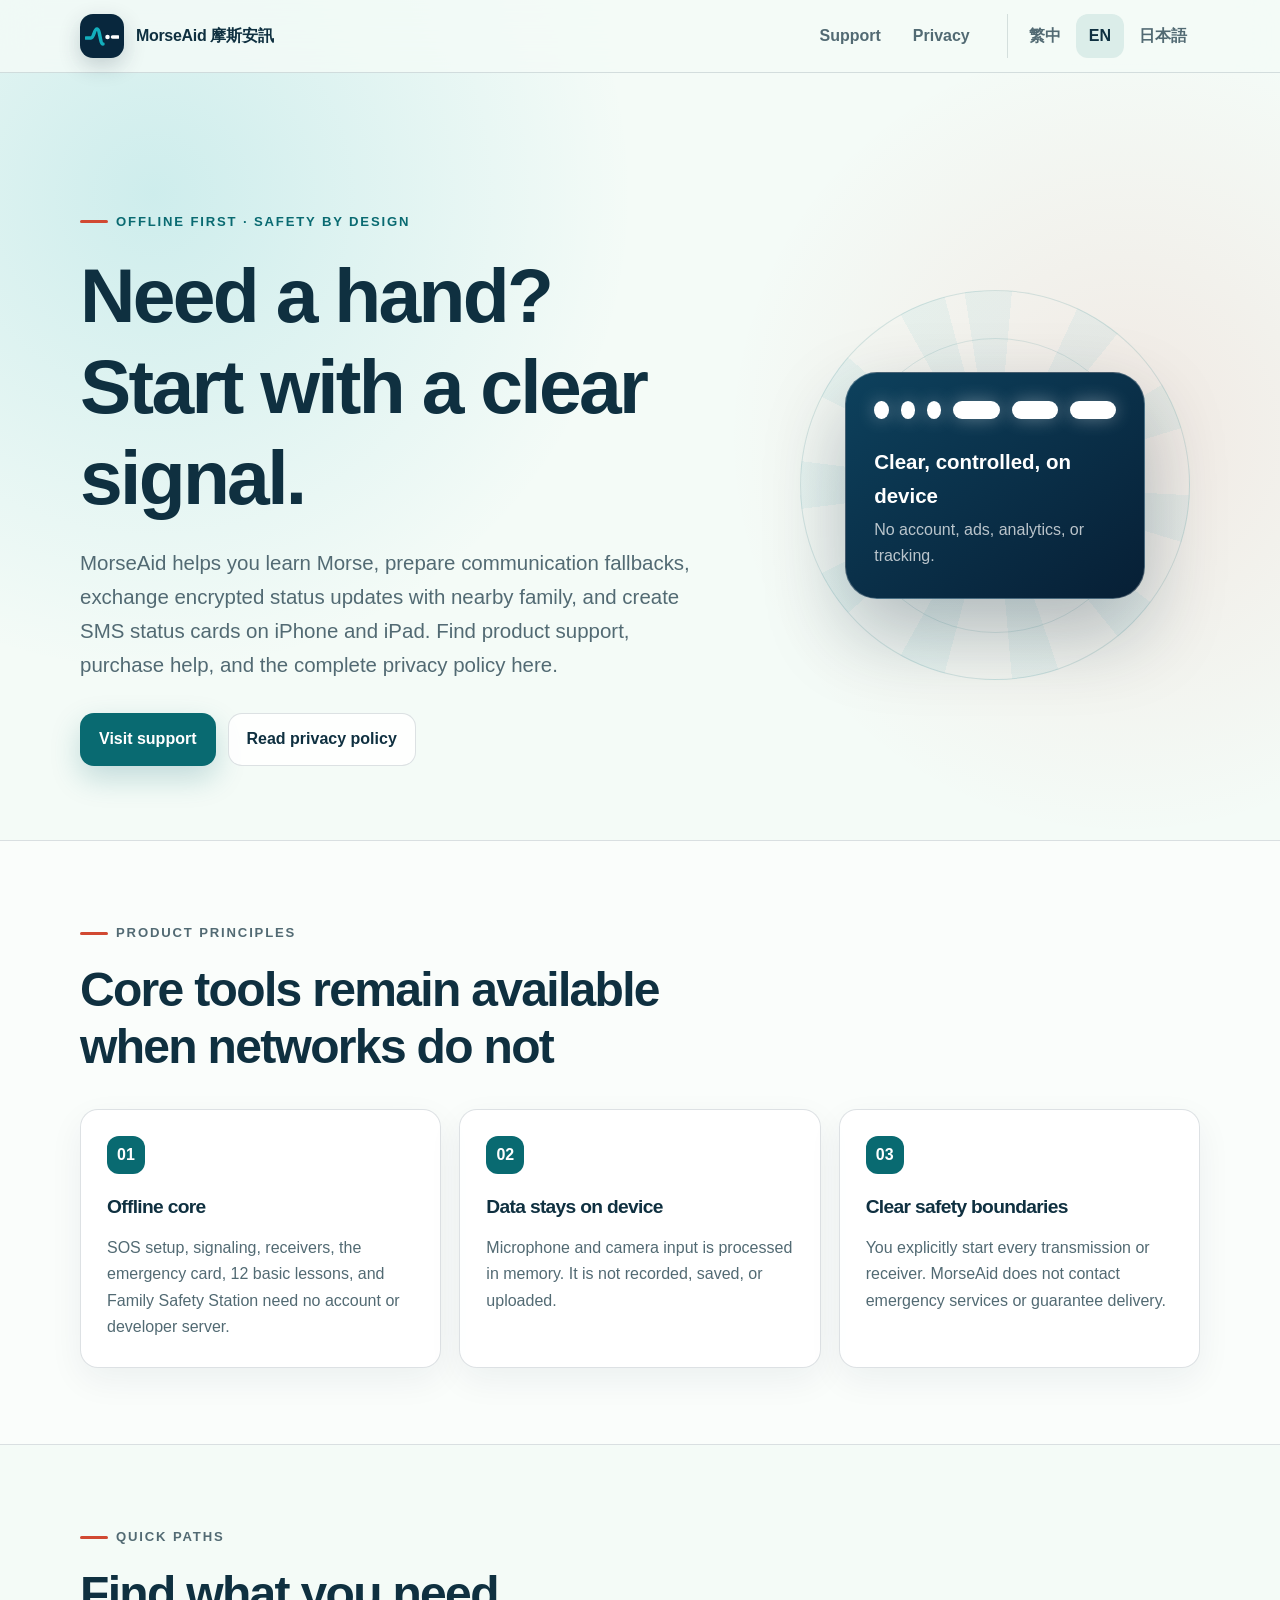
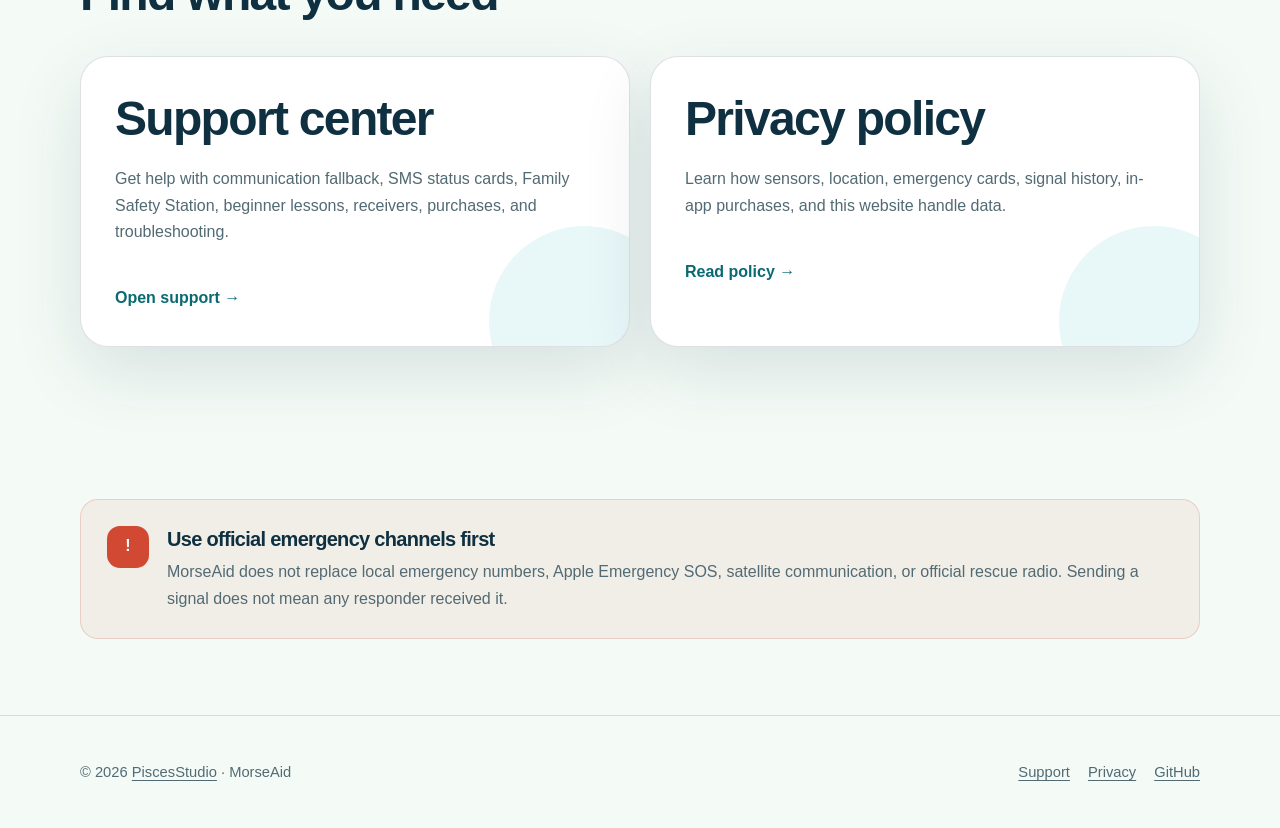
<file: index.html>
<!doctype html>
<html lang="zh-Hant">
  <head>
    <meta charset="utf-8" />
    <meta name="viewport" content="width=device-width, initial-scale=1" />
    <meta
      name="description"
      content="MorseAid 摩斯安訊官方支援與隱私權資訊。Official support and privacy information for MorseAid."
    />
    <meta name="theme-color" content="#08273d" />
    <meta
      http-equiv="Content-Security-Policy"
      content="default-src 'self'; style-src 'self'; script-src 'self'; img-src 'self' data:; connect-src 'none'; object-src 'none'; base-uri 'self'"
    />
    <title>MorseAid 摩斯安訊｜支援與隱私</title>
    <link rel="icon" href="favicon.svg" type="image/svg+xml" />
    <link rel="stylesheet" href="styles.css?v=20260816-2" />
    <script src="script.js" defer></script>
  </head>
  <body data-lang="zh">
    <a class="skip-link lang-zh" href="#main">跳至主要內容</a>
    <a class="skip-link lang-en" href="#main">Skip to main content</a>
    <header class="site-header">
      <div class="nav-shell">
        <a class="brand-link" href="index.html" aria-label="MorseAid home">
          <span class="signal-mark" aria-hidden="true">
            <svg viewBox="0 0 68 48" fill="none">
              <path
                d="M2 28h10c6 0 6-18 12-18s6 30 12 30"
                stroke="#13afbd"
                stroke-width="7"
                stroke-linecap="round"
                stroke-linejoin="round"
              />
              <circle cx="45" cy="26" r="4.5" fill="white" />
              <path d="M55 26h11" stroke="white" stroke-width="7" stroke-linecap="round" />
            </svg>
          </span>
          <span>MorseAid 摩斯安訊</span>
        </a>
        <nav class="site-nav" aria-label="Primary">
          <a class="lang-zh" href="support.html">支援</a>
          <a class="lang-en" href="support.html">Support</a>
          <a class="lang-zh" href="privacy.html">隱私</a>
          <a class="lang-en" href="privacy.html">Privacy</a>
        </nav>
        <div class="language-toggle" aria-label="Language">
          <button type="button" data-language="zh" aria-pressed="true">繁中</button>
          <button type="button" data-language="en" aria-pressed="false">EN</button>
          <a href="support-ja.html" lang="ja">日本語</a>
        </div>
      </div>
    </header>

    <main id="main">
      <section class="hero">
        <div class="shell hero-grid">
          <div>
            <p class="eyebrow lang-zh">離線優先 · 安全設計</p>
            <p class="eyebrow lang-en">Offline first · Safety by design</p>
            <h1 class="lang-zh">需要協助？<br />訊號從這裡開始。</h1>
            <h1 class="lang-en">Need a hand?<br />Start with a clear signal.</h1>
            <p class="lede lang-zh">
              MorseAid 摩斯安訊協助你在 iPhone 與 iPad 離線學習摩斯訊號、準備通訊受限時的備援工具，並與附近家人交換加密現況或建立簡訊現況卡。本網站提供操作支援、購買協助與完整隱私權說明。
            </p>
            <p class="lede lang-en">
              MorseAid helps you learn Morse, prepare communication fallbacks,
              exchange encrypted status updates with nearby family, and create
              SMS status cards on iPhone and iPad. Find product support,
              purchase help, and the complete privacy policy here.
            </p>
            <div class="hero-actions">
              <a class="button button-primary lang-zh" href="support.html">前往支援中心</a>
              <a class="button button-primary lang-en" href="support.html">Visit support</a>
              <a class="button button-secondary lang-zh" href="privacy.html">閱讀隱私權政策</a>
              <a class="button button-secondary lang-en" href="privacy.html">Read privacy policy</a>
            </div>
          </div>
          <div class="hero-visual" aria-hidden="true">
            <div class="signal-orbit"></div>
            <div class="signal-card">
              <div class="morse-line">
                <span class="dot"></span>
                <span class="dot"></span>
                <span class="dot"></span>
                <span class="dash"></span>
                <span class="dash"></span>
                <span class="dash"></span>
              </div>
              <strong class="lang-zh">清楚、可控、在裝置端</strong>
              <strong class="lang-en">Clear, controlled, on device</strong>
              <p class="lang-zh">沒有帳號、廣告、分析或追蹤。</p>
              <p class="lang-en">No account, ads, analytics, or tracking.</p>
            </div>
          </div>
        </div>
      </section>

      <section class="section section-soft">
        <div class="shell">
          <div class="section-heading">
            <p class="eyebrow lang-zh">產品原則</p>
            <p class="eyebrow lang-en">Product principles</p>
            <h2 class="lang-zh">在網路不可靠時，核心功能仍然可用</h2>
            <h2 class="lang-en">Core tools remain available when networks do not</h2>
          </div>
          <div class="card-grid">
            <article class="card">
              <span class="card-number">01</span>
              <h3 class="lang-zh">離線核心</h3>
              <h3 class="lang-en">Offline core</h3>
              <p class="lang-zh">
                SOS 設定、訊號發送與接收、求救資料卡、12 課基礎訓練及家庭安全站不需要帳號或開發者伺服器。
              </p>
              <p class="lang-en">
                SOS setup, signaling, receivers, the emergency card, 12 basic
                lessons, and Family Safety Station need no account or developer
                server.
              </p>
            </article>
            <article class="card">
              <span class="card-number">02</span>
              <h3 class="lang-zh">資料留在裝置</h3>
              <h3 class="lang-en">Data stays on device</h3>
              <p class="lang-zh">
                麥克風與相機資料只在記憶體中即時處理；不錄音、不儲存影像，也不上傳。
              </p>
              <p class="lang-en">
                Microphone and camera input is processed in memory. It is not
                recorded, saved, or uploaded.
              </p>
            </article>
            <article class="card">
              <span class="card-number">03</span>
              <h3 class="lang-zh">安全界線清楚</h3>
              <h3 class="lang-en">Clear safety boundaries</h3>
              <p class="lang-zh">
                每次發送或接收皆由你明確啟動。MorseAid 不會自動聯絡緊急服務，也不保證訊號送達。
              </p>
              <p class="lang-en">
                You explicitly start every transmission or receiver. MorseAid
                does not contact emergency services or guarantee delivery.
              </p>
            </article>
          </div>
        </div>
      </section>

      <section class="section">
        <div class="shell">
          <div class="section-heading">
            <p class="eyebrow lang-zh">快速入口</p>
            <p class="eyebrow lang-en">Quick paths</p>
            <h2 class="lang-zh">找到你需要的資訊</h2>
            <h2 class="lang-en">Find what you need</h2>
          </div>
          <div class="route-grid">
            <a class="route-card" href="support.html">
              <h2 class="lang-zh">支援中心</h2>
              <h2 class="lang-en">Support center</h2>
              <p class="lang-zh">
                查看通訊受限應變、簡訊現況卡、家庭安全站、新手課程、聲光接收、購買恢復及故障排除。
              </p>
              <p class="lang-en">
                Get help with communication fallback, SMS status cards, Family
                Safety Station, beginner lessons, receivers, purchases, and
                troubleshooting.
              </p>
              <span class="route-label lang-zh">查看支援 →</span>
              <span class="route-label lang-en">Open support →</span>
            </a>
            <a class="route-card" href="privacy.html">
              <h2 class="lang-zh">隱私權政策</h2>
              <h2 class="lang-en">Privacy policy</h2>
              <p class="lang-zh">
                瞭解感測器、位置、求救資料卡、訊號歷史、App 內購買與本網站如何處理資料。
              </p>
              <p class="lang-en">
                Learn how sensors, location, emergency cards, signal history,
                in-app purchases, and this website handle data.
              </p>
              <span class="route-label lang-zh">閱讀政策 →</span>
              <span class="route-label lang-en">Read policy →</span>
            </a>
          </div>
        </div>
      </section>

      <section class="section">
        <div class="shell safety-note">
          <span class="safety-icon" aria-hidden="true">!</span>
          <div>
            <h2 class="lang-zh">緊急狀況請先使用正式求救管道</h2>
            <h2 class="lang-en">Use official emergency channels first</h2>
            <p class="lang-zh">
              MorseAid 不能取代 119、110、112、Apple 緊急 SOS、衛星通訊或正式救難無線電。發出訊號不代表任何救援單位已收到。
            </p>
            <p class="lang-en">
              MorseAid does not replace local emergency numbers, Apple Emergency
              SOS, satellite communication, or official rescue radio. Sending a
              signal does not mean any responder received it.
            </p>
          </div>
        </div>
      </section>
    </main>

    <footer class="site-footer">
      <div class="shell footer-shell">
        <span>
          © <span data-year>2026</span>
          <a href="https://github.com/piscesweilun">PiscesStudio</a> · MorseAid
        </span>
        <nav aria-label="Footer">
          <a class="lang-zh" href="support.html">支援</a>
          <a class="lang-en" href="support.html">Support</a>
          <a class="lang-zh" href="privacy.html">隱私權政策</a>
          <a class="lang-en" href="privacy.html">Privacy</a>
          <a href="https://github.com/piscesweilun/MorseAid-Support">GitHub</a>
        </nav>
      </div>
    </footer>
  </body>
</html>
</file>
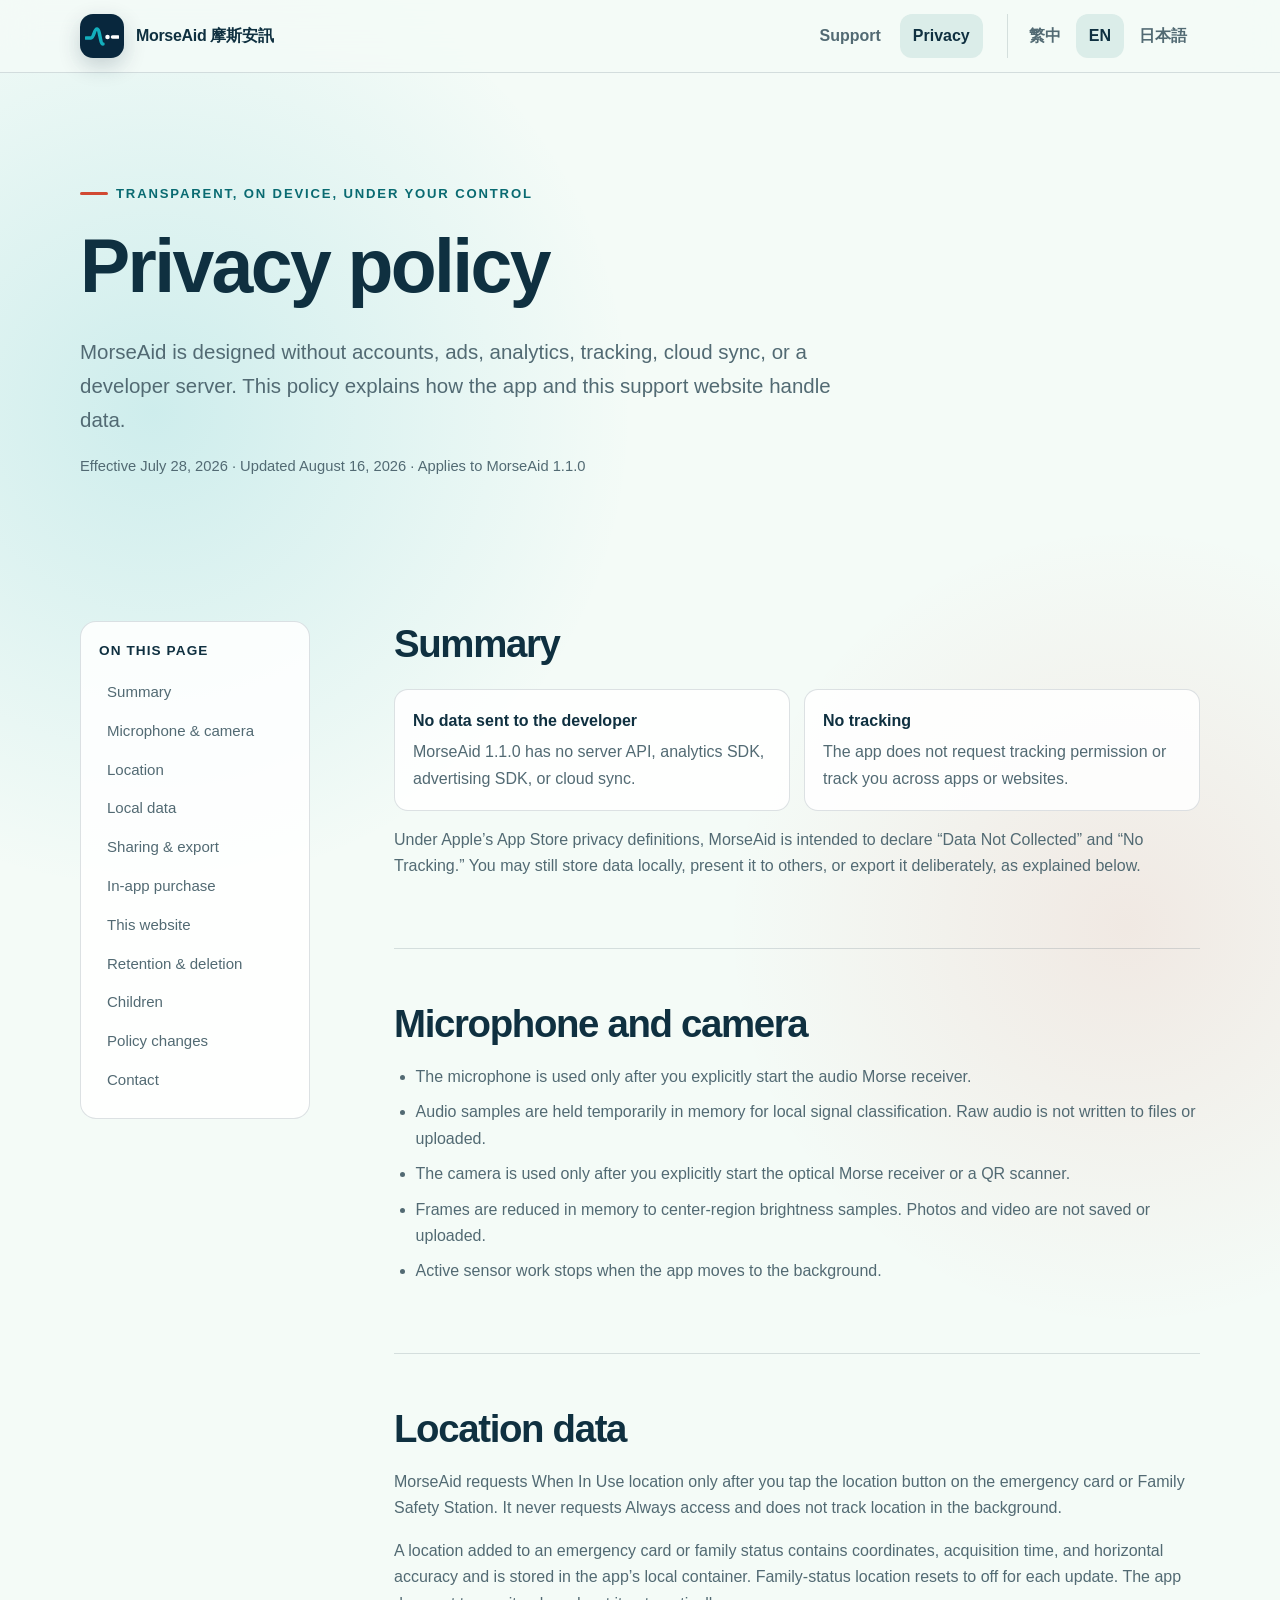
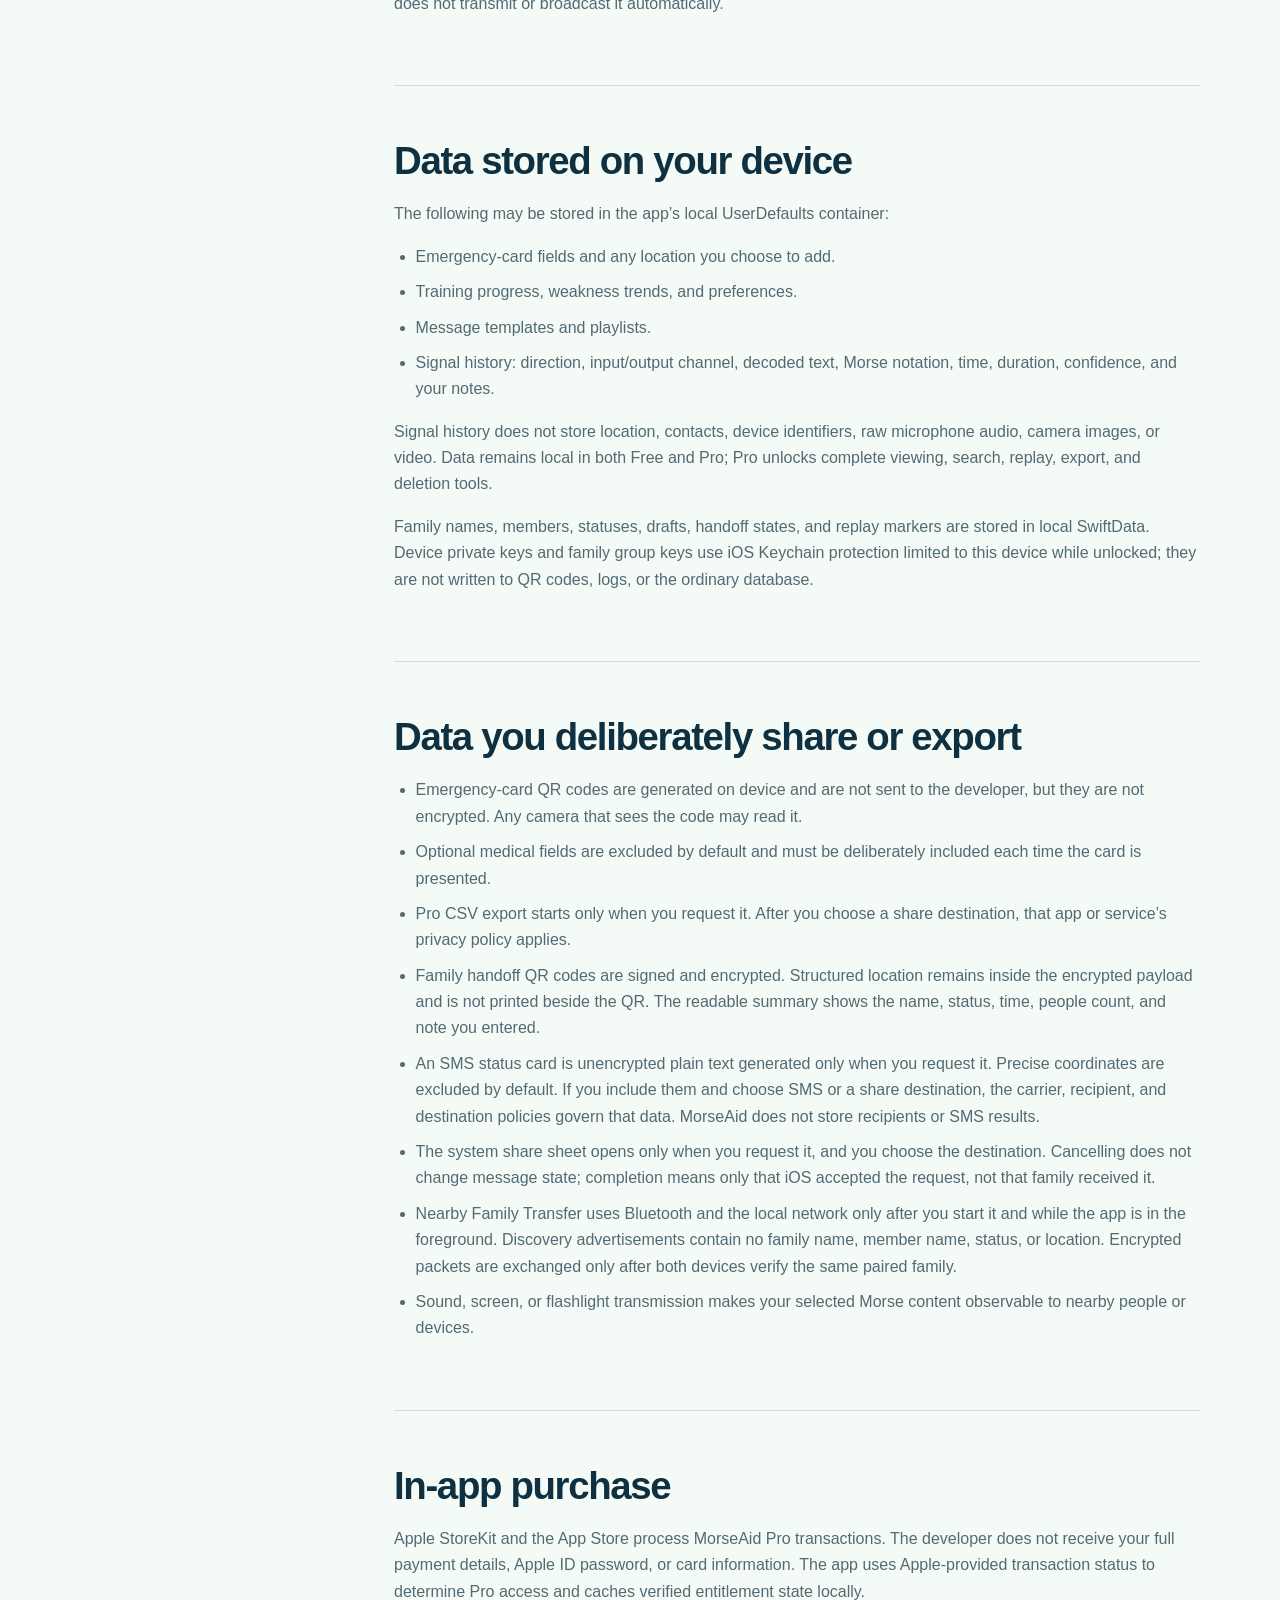
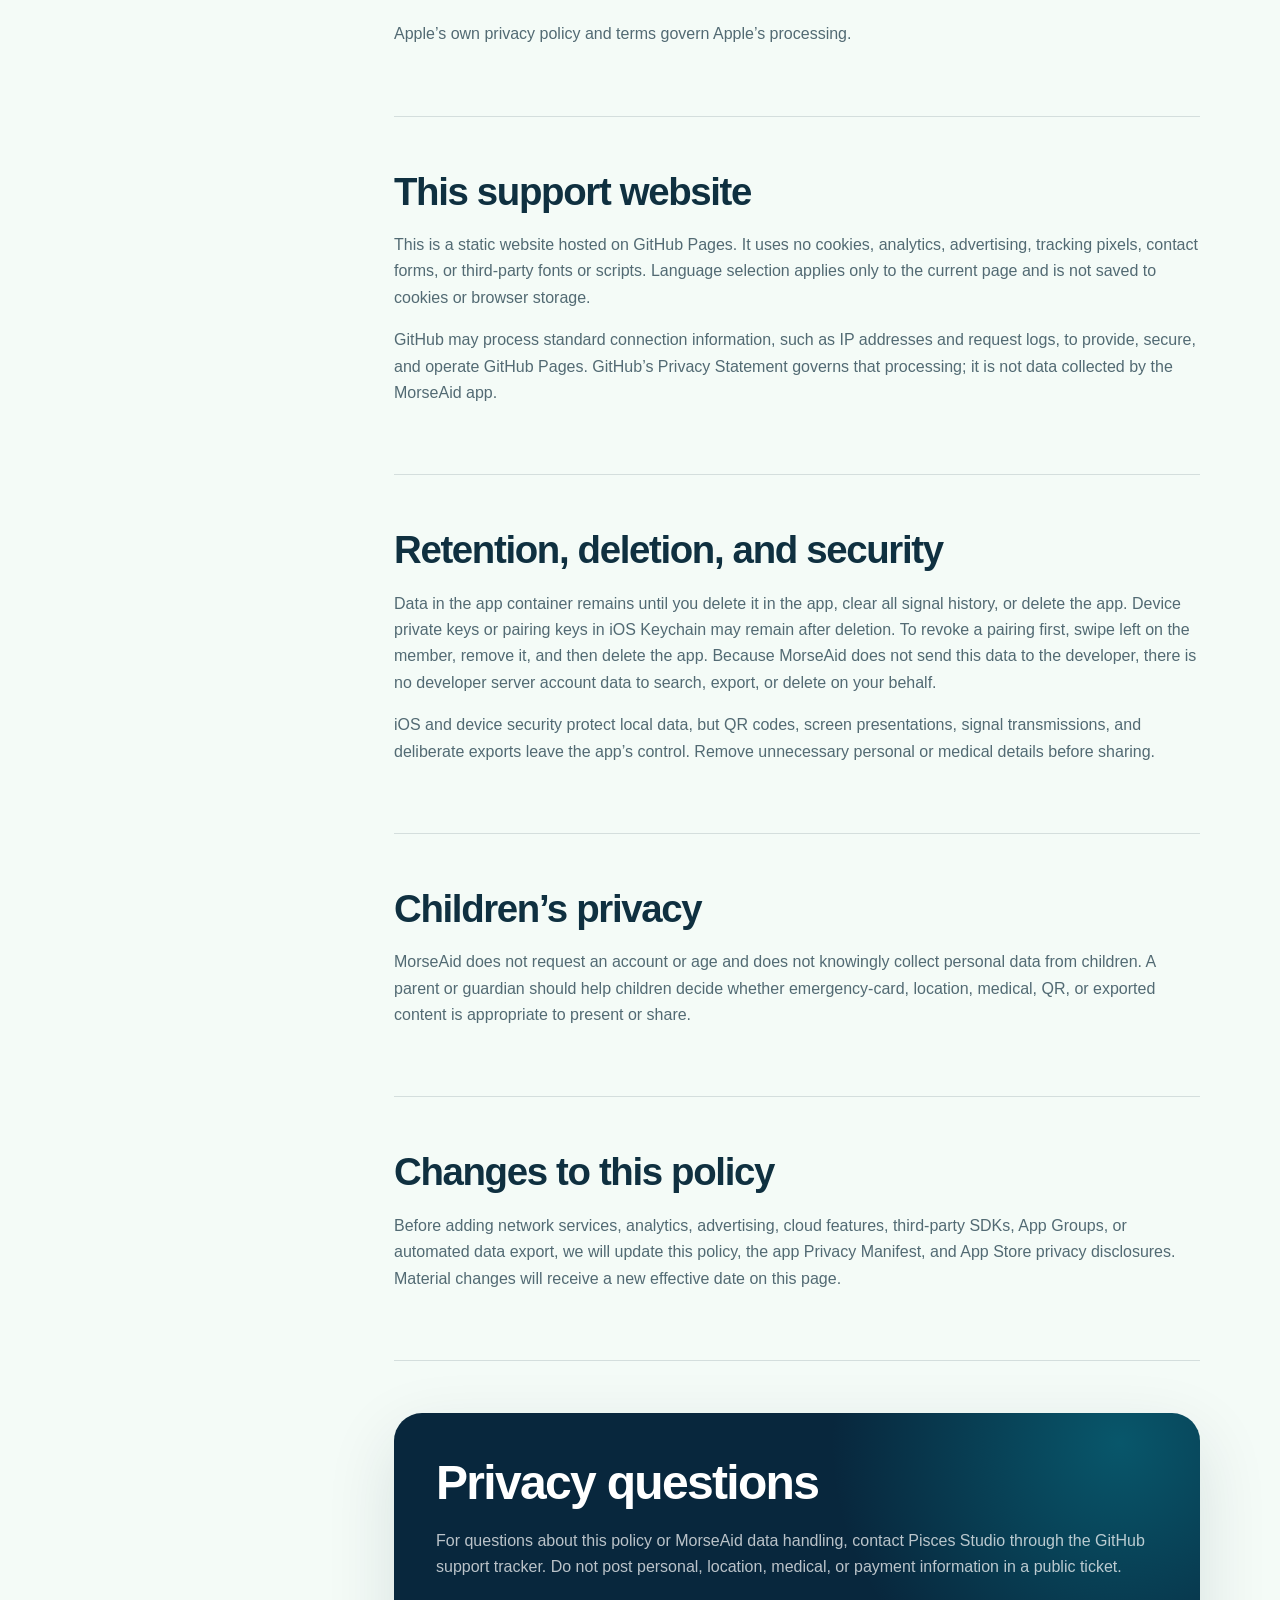
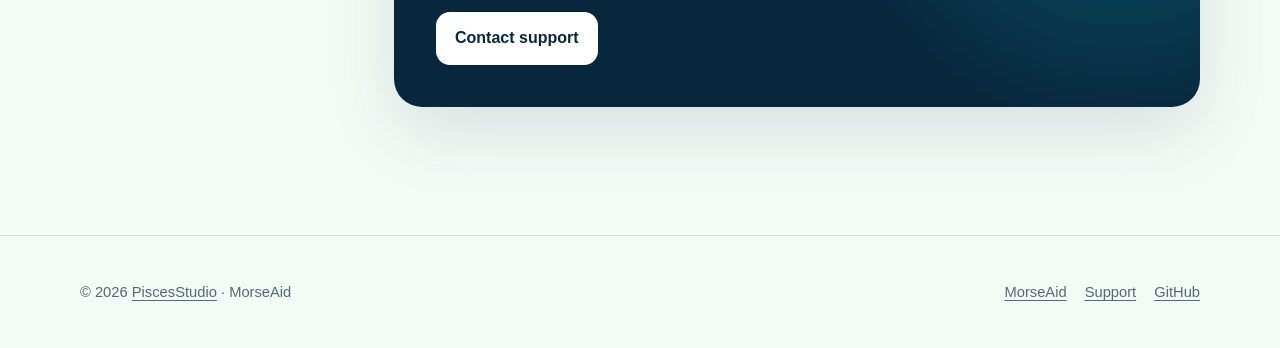
<file: privacy.html>
<!doctype html>
<html lang="zh-Hant">
  <head>
    <meta charset="utf-8" />
    <meta name="viewport" content="width=device-width, initial-scale=1" />
    <meta
      name="description"
      content="MorseAid 摩斯安訊隱私權政策。Privacy policy for MorseAid: Offline Signals."
    />
    <meta name="theme-color" content="#08273d" />
    <meta
      http-equiv="Content-Security-Policy"
      content="default-src 'self'; style-src 'self'; script-src 'self'; img-src 'self' data:; connect-src 'none'; object-src 'none'; base-uri 'self'"
    />
    <title>MorseAid 摩斯安訊｜隱私權政策</title>
    <link rel="icon" href="favicon.svg" type="image/svg+xml" />
    <link rel="stylesheet" href="styles.css?v=20260816-2" />
    <script src="script.js" defer></script>
  </head>
  <body data-lang="zh">
    <a class="skip-link lang-zh" href="#main">跳至主要內容</a>
    <a class="skip-link lang-en" href="#main">Skip to main content</a>
    <header class="site-header">
      <div class="nav-shell">
        <a class="brand-link" href="index.html" aria-label="MorseAid home">
          <span class="signal-mark" aria-hidden="true">
            <svg viewBox="0 0 68 48" fill="none">
              <path d="M2 28h10c6 0 6-18 12-18s6 30 12 30" stroke="#13afbd" stroke-width="7" stroke-linecap="round" stroke-linejoin="round" />
              <circle cx="45" cy="26" r="4.5" fill="white" />
              <path d="M55 26h11" stroke="white" stroke-width="7" stroke-linecap="round" />
            </svg>
          </span>
          <span>MorseAid 摩斯安訊</span>
        </a>
        <nav class="site-nav" aria-label="Primary">
          <a class="lang-zh" href="support.html">支援</a>
          <a class="lang-en" href="support.html">Support</a>
          <a class="lang-zh" href="privacy.html" aria-current="page">隱私</a>
          <a class="lang-en" href="privacy.html" aria-current="page">Privacy</a>
        </nav>
        <div class="language-toggle" aria-label="Language">
          <button type="button" data-language="zh" aria-pressed="true">繁中</button>
          <button type="button" data-language="en" aria-pressed="false">EN</button>
          <a href="support-ja.html" lang="ja">日本語</a>
        </div>
      </div>
    </header>

    <main id="main">
      <section class="page-hero">
        <div class="shell">
          <p class="eyebrow lang-zh">透明、在裝置端、由你控制</p>
          <p class="eyebrow lang-en">Transparent, on device, under your control</p>
          <h1 class="lang-zh">隱私權政策</h1>
          <h1 class="lang-en">Privacy policy</h1>
          <p class="lede lang-zh">
            MorseAid 的設計不需要帳號、廣告、分析、追蹤、雲端同步或開發者伺服器。這份政策說明 App 與本支援網站如何處理資料。
          </p>
          <p class="lede lang-en">
            MorseAid is designed without accounts, ads, analytics, tracking,
            cloud sync, or a developer server. This policy explains how the app
            and this support website handle data.
          </p>
          <p class="meta-line lang-zh">生效日期：2026 年 7 月 28 日 · 更新日期：2026 年 8 月 16 日 · 適用版本：MorseAid 1.1.0</p>
          <p class="meta-line lang-en">Effective July 28, 2026 · Updated August 16, 2026 · Applies to MorseAid 1.1.0</p>
        </div>
      </section>

      <section class="section">
        <div class="shell content-layout">
          <nav class="toc lang-zh" aria-label="本頁目錄">
            <strong>本頁內容</strong>
            <a href="#summary">摘要</a>
            <a href="#sensors">麥克風與相機</a>
            <a href="#location">位置</a>
            <a href="#local-data">本機資料</a>
            <a href="#sharing">分享與匯出</a>
            <a href="#purchases">App 內購買</a>
            <a href="#website">本網站</a>
            <a href="#retention">保留與刪除</a>
            <a href="#children">兒童隱私</a>
            <a href="#changes">政策變更</a>
            <a href="#contact">聯絡方式</a>
          </nav>
          <nav class="toc lang-en" aria-label="On this page">
            <strong>On this page</strong>
            <a href="#summary">Summary</a>
            <a href="#sensors">Microphone & camera</a>
            <a href="#location">Location</a>
            <a href="#local-data">Local data</a>
            <a href="#sharing">Sharing & export</a>
            <a href="#purchases">In-app purchase</a>
            <a href="#website">This website</a>
            <a href="#retention">Retention & deletion</a>
            <a href="#children">Children</a>
            <a href="#changes">Policy changes</a>
            <a href="#contact">Contact</a>
          </nav>

          <div class="content-stack">
            <section class="policy-section" id="summary">
              <h2 class="lang-zh">摘要</h2>
              <h2 class="lang-en">Summary</h2>
              <div class="fact-list">
                <article class="fact">
                  <strong class="lang-zh">不向開發者傳輸資料</strong>
                  <strong class="lang-en">No data sent to the developer</strong>
                  <p class="lang-zh">MorseAid 1.1.0 沒有伺服器 API、分析 SDK、廣告 SDK 或雲端同步。</p>
                  <p class="lang-en">MorseAid 1.1.0 has no server API, analytics SDK, advertising SDK, or cloud sync.</p>
                </article>
                <article class="fact">
                  <strong class="lang-zh">不追蹤</strong>
                  <strong class="lang-en">No tracking</strong>
                  <p class="lang-zh">App 不要求追蹤權限，也不跨 App 或網站追蹤使用者。</p>
                  <p class="lang-en">The app does not request tracking permission or track you across apps or websites.</p>
                </article>
              </div>
              <p class="lang-zh">
                依 Apple 的 App Store 隱私定義，MorseAid 的預定申報為「不從此 App 蒐集資料」及「不追蹤」。資料仍可能由你保存在本機、主動顯示或匯出；這些行為會在下方說明。
              </p>
              <p class="lang-en">
                Under Apple’s App Store privacy definitions, MorseAid is intended
                to declare “Data Not Collected” and “No Tracking.” You may still
                store data locally, present it to others, or export it
                deliberately, as explained below.
              </p>
            </section>

            <section class="policy-section" id="sensors">
              <h2 class="lang-zh">麥克風與相機</h2>
              <h2 class="lang-en">Microphone and camera</h2>
              <div class="lang-zh">
                <ul>
                  <li>麥克風只在你明確啟動聲音摩斯接收器後使用。</li>
                  <li>音訊樣本暫存於記憶體，用於本機訊號分類；原始音訊不會寫入檔案或上傳。</li>
                  <li>相機只在你明確啟動影像摩斯接收器或 QR 掃描器後使用。</li>
                  <li>相機畫面會在記憶體中縮減為中央偵測區的亮度樣本；照片與影片不會保存或上傳。</li>
                  <li>App 進入背景時會停止進行中的感測器工作。</li>
                </ul>
              </div>
              <div class="lang-en">
                <ul>
                  <li>The microphone is used only after you explicitly start the audio Morse receiver.</li>
                  <li>Audio samples are held temporarily in memory for local signal classification. Raw audio is not written to files or uploaded.</li>
                  <li>The camera is used only after you explicitly start the optical Morse receiver or a QR scanner.</li>
                  <li>Frames are reduced in memory to center-region brightness samples. Photos and video are not saved or uploaded.</li>
                  <li>Active sensor work stops when the app moves to the background.</li>
                </ul>
              </div>
            </section>

            <section class="policy-section" id="location">
              <h2 class="lang-zh">位置資料</h2>
              <h2 class="lang-en">Location data</h2>
              <p class="lang-zh">
                只有在你按下求救資料卡或家庭安全站中的位置按鈕後，MorseAid 才會要求「使用 App 期間」的位置權限。App 不要求「永遠允許」，也不執行背景位置追蹤。
              </p>
              <p class="lang-en">
                MorseAid requests When In Use location only after you tap the
                location button on the emergency card or Family Safety Station. It never requests Always
                access and does not track location in the background.
              </p>
              <p class="lang-zh">
                加入求救資料卡或家庭現況的位置包含座標、取得時間與水平準確度，並儲存在 App 本機容器。家庭現況的位置選項每次預設關閉；App 不會自動傳輸或廣播這些資料。
              </p>
              <p class="lang-en">
                A location added to an emergency card or family status contains coordinates,
                acquisition time, and horizontal accuracy and is stored in the
                app’s local container. Family-status location resets to off for
                each update. The app does not transmit or broadcast it automatically.
              </p>
            </section>

            <section class="policy-section" id="local-data">
              <h2 class="lang-zh">儲存在裝置上的資料</h2>
              <h2 class="lang-en">Data stored on your device</h2>
              <p class="lang-zh">下列資料可能保存在 App 的本機 UserDefaults 容器：</p>
              <p class="lang-en">The following may be stored in the app’s local UserDefaults container:</p>
              <div class="lang-zh">
                <ul>
                  <li>求救資料卡欄位及你選擇加入的位置。</li>
                  <li>訓練進度、弱點趨勢與偏好設定。</li>
                  <li>訊息模板與播放清單。</li>
                  <li>訊號歷史：方向、輸出／輸入通道、解碼文字、摩斯記號、時間、持續時間、可信度及你的註記。</li>
                </ul>
              </div>
              <div class="lang-en">
                <ul>
                  <li>Emergency-card fields and any location you choose to add.</li>
                  <li>Training progress, weakness trends, and preferences.</li>
                  <li>Message templates and playlists.</li>
                  <li>Signal history: direction, input/output channel, decoded text, Morse notation, time, duration, confidence, and your notes.</li>
                </ul>
              </div>
              <p class="lang-zh">
                訊號歷史不保存位置、聯絡人、裝置識別碼、原始麥克風音訊、相機照片或影片。免費版與 Pro 的資料都保留在本機；Pro 只是解鎖完整檢視、搜尋、重播、匯出及刪除工具。
              </p>
              <p class="lang-en">
                Signal history does not store location, contacts, device
                identifiers, raw microphone audio, camera images, or video. Data
                remains local in both Free and Pro; Pro unlocks complete viewing,
                search, replay, export, and deletion tools.
              </p>
              <p class="lang-zh">
                家庭名稱、成員、現況、草稿、交接狀態及防重播標記保存在本機 SwiftData。裝置私鑰與家庭群組金鑰使用 iOS Keychain 的「僅限本裝置、解鎖時可用」保護，不會寫入 QR Code、紀錄或一般資料庫。
              </p>
              <p class="lang-en">
                Family names, members, statuses, drafts, handoff states, and
                replay markers are stored in local SwiftData. Device private
                keys and family group keys use iOS Keychain protection limited
                to this device while unlocked; they are not written to QR
                codes, logs, or the ordinary database.
              </p>
            </section>

            <section class="policy-section" id="sharing">
              <h2 class="lang-zh">你主動分享或匯出的資料</h2>
              <h2 class="lang-en">Data you deliberately share or export</h2>
              <div class="lang-zh">
                <ul>
                  <li>求救資料卡 QR Code 在裝置端產生，不會傳給開發者，但未經加密。任何能看到 QR Code 的相機都可能讀取內容。</li>
                  <li>選填醫療欄位預設排除；每次展示資料卡時必須由你主動加入。</li>
                  <li>Pro 的 CSV 匯出由你啟動。選擇分享目標後，資料處理受該 App 或服務的隱私政策約束。</li>
                  <li>家庭交接 QR Code 經簽章及加密；結構化位置只存在加密內容中，不會印在 QR 旁。人類可讀摘要會顯示姓名、現況、時間、人數及你輸入的留言。</li>
                  <li>簡訊版現況卡是由你要求產生的未加密純文字。精確座標預設排除；若你手動加入並選擇簡訊或分享目的地，資料處理由電信商、收件人及該目的地的政策規範。MorseAid 不保存收件人或簡訊傳送結果。</li>
                  <li>系統分享只在你按下後開啟，目的地由你選擇。取消分享不改變狀態；完成只表示 iOS 接受分享要求，不代表家人收到。</li>
                  <li>附近家庭傳送只在你主動開始且 App 位於前景時使用藍牙與本機網路。探索廣告不含家庭名稱、姓名、現況或位置；雙方驗證為同一個已配對家庭後，才交換加密封包。</li>
                  <li>發送聲音、螢幕或手電筒訊號會讓附近的人或裝置接收到你選擇的摩斯內容。</li>
                </ul>
              </div>
              <div class="lang-en">
                <ul>
                  <li>Emergency-card QR codes are generated on device and are not sent to the developer, but they are not encrypted. Any camera that sees the code may read it.</li>
                  <li>Optional medical fields are excluded by default and must be deliberately included each time the card is presented.</li>
                  <li>Pro CSV export starts only when you request it. After you choose a share destination, that app or service’s privacy policy applies.</li>
                  <li>Family handoff QR codes are signed and encrypted. Structured location remains inside the encrypted payload and is not printed beside the QR. The readable summary shows the name, status, time, people count, and note you entered.</li>
                  <li>An SMS status card is unencrypted plain text generated only when you request it. Precise coordinates are excluded by default. If you include them and choose SMS or a share destination, the carrier, recipient, and destination policies govern that data. MorseAid does not store recipients or SMS results.</li>
                  <li>The system share sheet opens only when you request it, and you choose the destination. Cancelling does not change message state; completion means only that iOS accepted the request, not that family received it.</li>
                  <li>Nearby Family Transfer uses Bluetooth and the local network only after you start it and while the app is in the foreground. Discovery advertisements contain no family name, member name, status, or location. Encrypted packets are exchanged only after both devices verify the same paired family.</li>
                  <li>Sound, screen, or flashlight transmission makes your selected Morse content observable to nearby people or devices.</li>
                </ul>
              </div>
            </section>

            <section class="policy-section" id="purchases">
              <h2 class="lang-zh">App 內購買</h2>
              <h2 class="lang-en">In-app purchase</h2>
              <p class="lang-zh">
                MorseAid Pro 交易由 Apple 的 StoreKit 與 App Store 處理。開發者不會收到你的完整付款資料、Apple ID 密碼或付款卡資訊。App 會使用 Apple 提供的交易狀態來判斷 Pro 權益，並在本機快取已驗證的解鎖狀態。
              </p>
              <p class="lang-en">
                Apple StoreKit and the App Store process MorseAid Pro
                transactions. The developer does not receive your full payment
                details, Apple ID password, or card information. The app uses
                Apple-provided transaction status to determine Pro access and
                caches verified entitlement state locally.
              </p>
              <p class="lang-zh">Apple 的資料處理由 Apple 自身的隱私權政策與服務條款規範。</p>
              <p class="lang-en">Apple’s own privacy policy and terms govern Apple’s processing.</p>
            </section>

            <section class="policy-section" id="website">
              <h2 class="lang-zh">本支援網站</h2>
              <h2 class="lang-en">This support website</h2>
              <p class="lang-zh">
                本網站是託管於 GitHub Pages 的靜態網站，不使用 Cookie、分析、廣告、追蹤像素、聯絡表單或第三方字型／腳本。語言切換只在目前頁面有效，不會寫入 Cookie 或瀏覽器儲存空間。
              </p>
              <p class="lang-en">
                This is a static website hosted on GitHub Pages. It uses no
                cookies, analytics, advertising, tracking pixels, contact forms,
                or third-party fonts or scripts. Language selection applies only
                to the current page and is not saved to cookies or browser
                storage.
              </p>
              <p class="lang-zh">
                GitHub 可能基於網站提供、安全與營運目的處理標準連線資訊（例如 IP 位址與請求紀錄）。該處理由 GitHub 的隱私權聲明規範，並非 MorseAid App 所蒐集的資料。
              </p>
              <p class="lang-en">
                GitHub may process standard connection information, such as IP
                addresses and request logs, to provide, secure, and operate
                GitHub Pages. GitHub’s Privacy Statement governs that processing;
                it is not data collected by the MorseAid app.
              </p>
            </section>

            <section class="policy-section" id="retention">
              <h2 class="lang-zh">資料保留、刪除與安全</h2>
              <h2 class="lang-en">Retention, deletion, and security</h2>
              <p class="lang-zh">
                App 容器中的本機資料會保留到你在 App 內刪除、清除全部訊號歷史，或刪除 App 為止。iOS Keychain 中的裝置私鑰或配對金鑰可能不會隨 App 一併刪除；若要先撤銷配對，請在成員列向左滑動並移除成員後再刪除 App。因為 MorseAid 不將這些資料傳給開發者，開發者沒有可代為搜尋、匯出或刪除的伺服器帳戶資料。
              </p>
              <p class="lang-en">
                Data in the app container remains until you delete it in the
                app, clear all signal history, or delete the app. Device private
                keys or pairing keys in iOS Keychain may remain after deletion.
                To revoke a pairing first, swipe left on the member, remove it,
                and then delete the app. Because MorseAid does not send this data
                to the developer, there is no developer server account data to
                search, export, or delete on your behalf.
              </p>
              <p class="lang-zh">
                本機資料受 iOS 與裝置安全機制保護，但 QR Code、畫面展示、聲光發送或你主動匯出的內容會離開 App 的控制範圍。分享前請移除不必要的個人或醫療資訊。
              </p>
              <p class="lang-en">
                iOS and device security protect local data, but QR codes, screen
                presentations, signal transmissions, and deliberate exports
                leave the app’s control. Remove unnecessary personal or medical
                details before sharing.
              </p>
            </section>

            <section class="policy-section" id="children">
              <h2 class="lang-zh">兒童隱私</h2>
              <h2 class="lang-en">Children’s privacy</h2>
              <p class="lang-zh">
                MorseAid 不要求帳號或年齡，也不故意從兒童蒐集個人資料。家長或監護人應協助兒童判斷求救資料卡、位置、醫療欄位、QR Code 與匯出內容是否適合展示或分享。
              </p>
              <p class="lang-en">
                MorseAid does not request an account or age and does not
                knowingly collect personal data from children. A parent or
                guardian should help children decide whether emergency-card,
                location, medical, QR, or exported content is appropriate to
                present or share.
              </p>
            </section>

            <section class="policy-section" id="changes">
              <h2 class="lang-zh">政策變更</h2>
              <h2 class="lang-en">Changes to this policy</h2>
              <p class="lang-zh">
                若 MorseAid 新增網路服務、分析、廣告、雲端、第三方 SDK、App Group 或自動資料匯出，將在發布前更新本政策、App 的 Privacy Manifest 與 App Store 隱私申報。重大變更會在本頁標示新的生效日期。
              </p>
              <p class="lang-en">
                Before adding network services, analytics, advertising, cloud
                features, third-party SDKs, App Groups, or automated data export,
                we will update this policy, the app Privacy Manifest, and App
                Store privacy disclosures. Material changes will receive a new
                effective date on this page.
              </p>
            </section>

            <section class="policy-section" id="contact">
              <div class="contact-panel">
                <h2 class="lang-zh">隱私權問題</h2>
                <h2 class="lang-en">Privacy questions</h2>
                <p class="lang-zh">
                  若你對本政策或 MorseAid 的資料處理有疑問，請透過 GitHub 支援追蹤器聯絡 Pisces Studio。請勿在公開問題中張貼個人、位置、醫療或付款資訊。
                </p>
                <p class="lang-en">
                  For questions about this policy or MorseAid data handling,
                  contact Pisces Studio through the GitHub support tracker. Do
                  not post personal, location, medical, or payment information
                  in a public ticket.
                </p>
                <div class="hero-actions">
                  <a
                    class="button button-primary lang-zh"
                    href="https://github.com/piscesweilun/MorseAid-Support/issues/new?template=support.yml"
                  >聯絡支援</a>
                  <a
                    class="button button-primary lang-en"
                    href="https://github.com/piscesweilun/MorseAid-Support/issues/new?template=support.yml"
                  >Contact support</a>
                </div>
              </div>
            </section>
          </div>
        </div>
      </section>
    </main>

    <footer class="site-footer">
      <div class="shell footer-shell">
        <span>
          © <span data-year>2026</span>
          <a href="https://github.com/piscesweilun">PiscesStudio</a> · MorseAid
        </span>
        <nav aria-label="Footer">
          <a href="index.html">MorseAid</a>
          <a class="lang-zh" href="support.html">支援</a>
          <a class="lang-en" href="support.html">Support</a>
          <a href="https://github.com/piscesweilun/MorseAid-Support">GitHub</a>
        </nav>
      </div>
    </footer>
  </body>
</html>
</file>
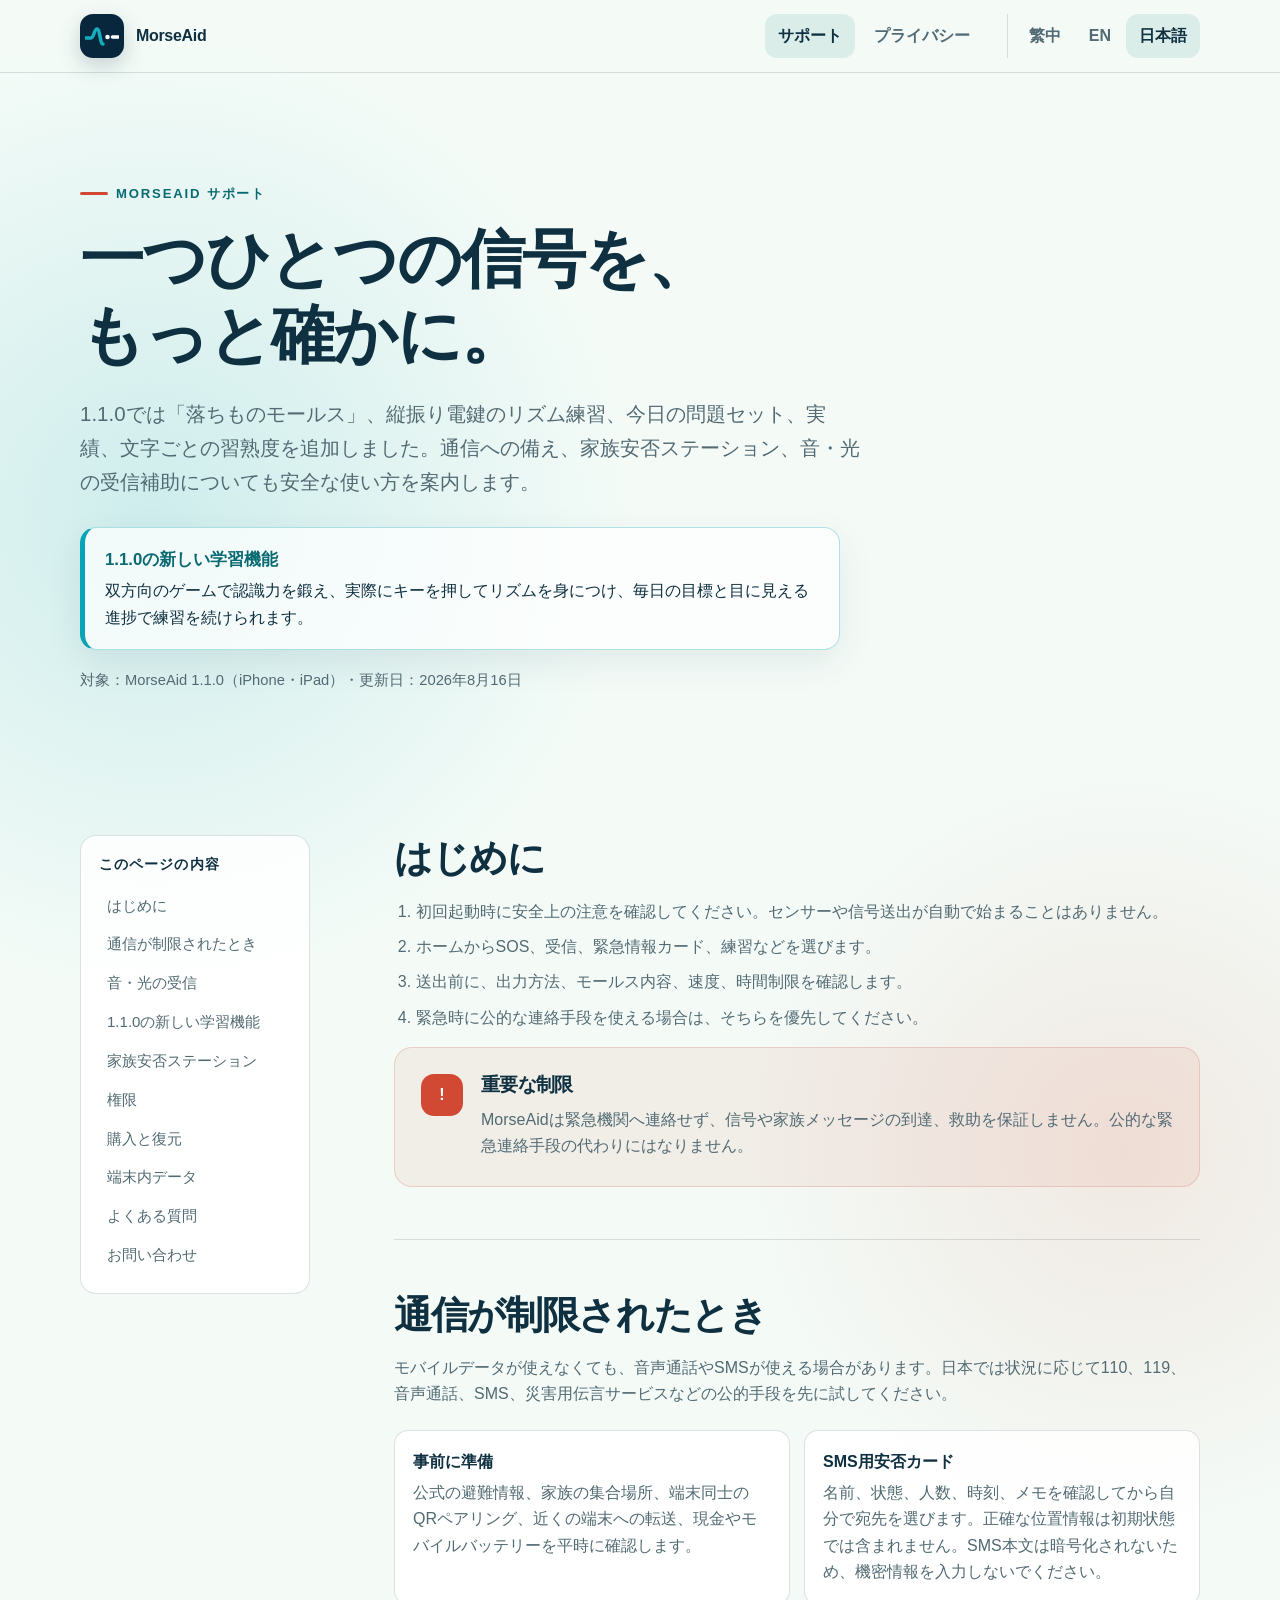
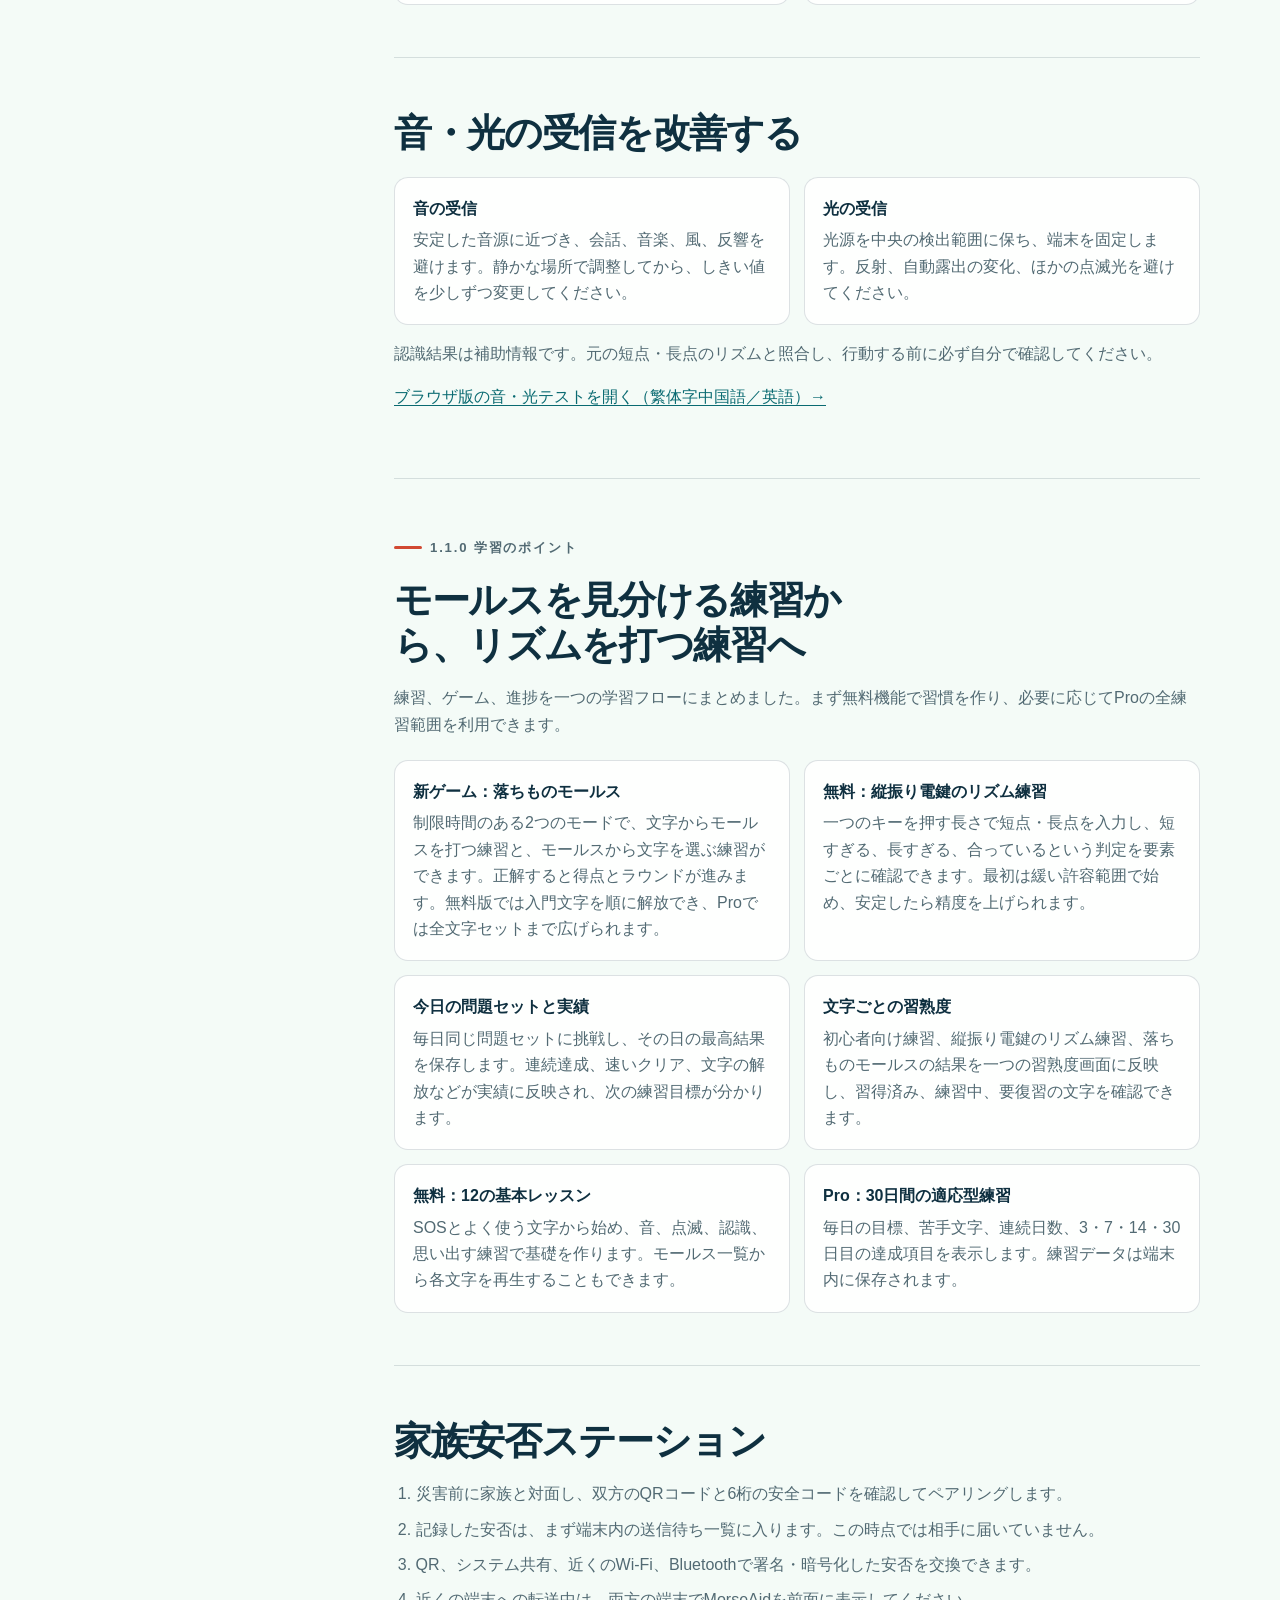
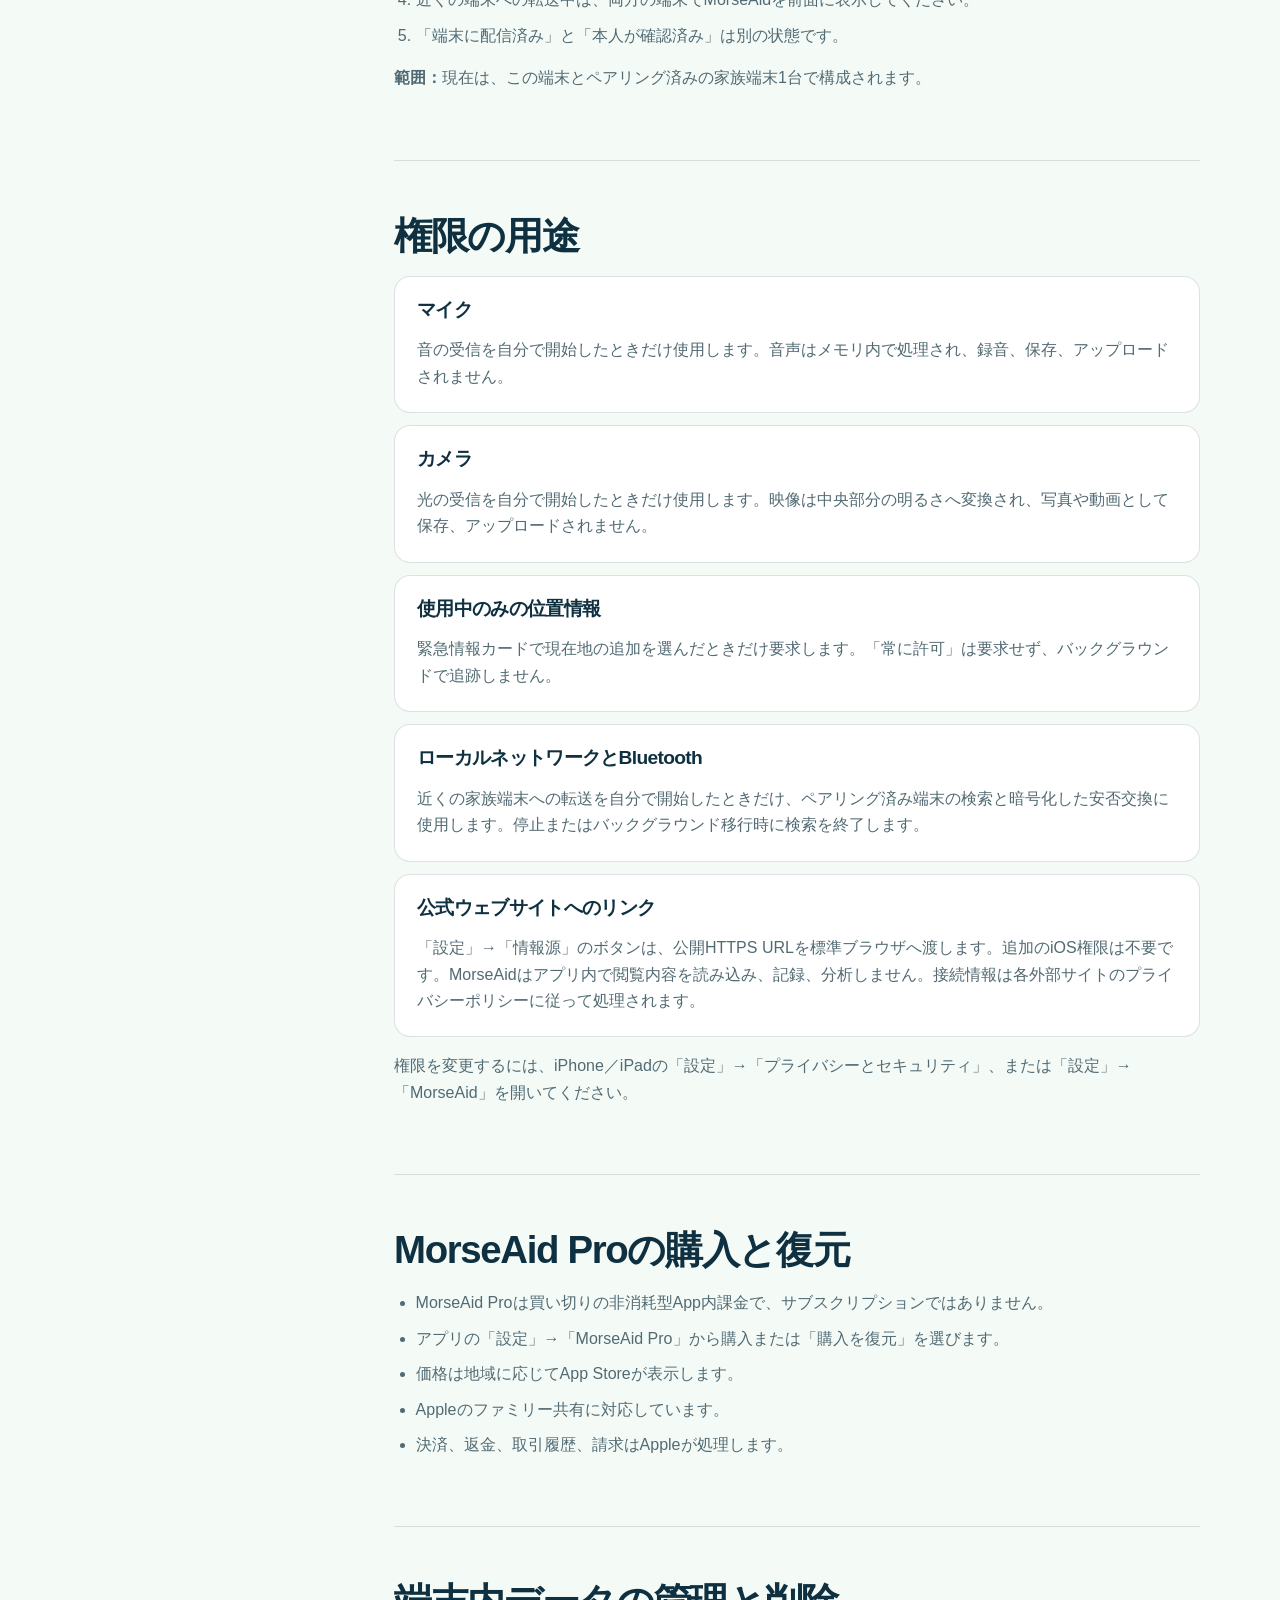
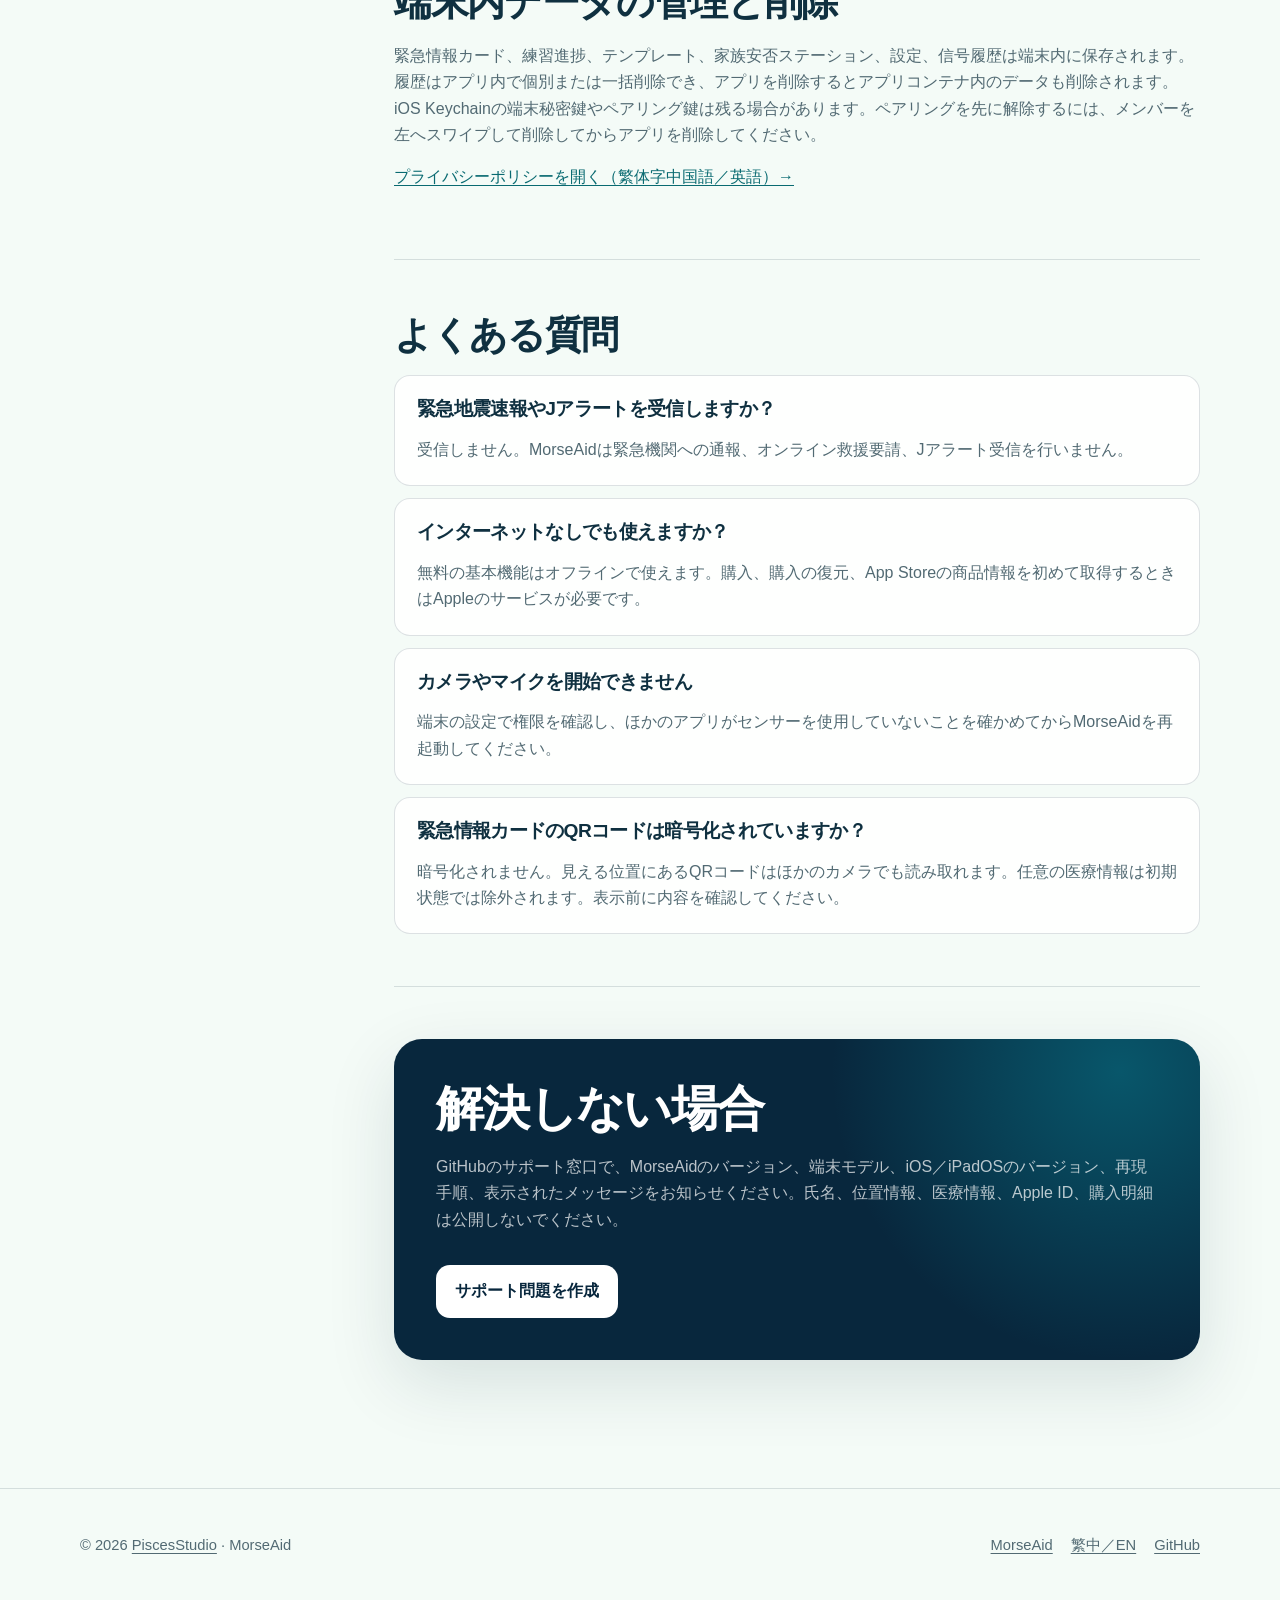
<file: support-ja.html>
<!doctype html>
<html lang="ja">
  <head>
    <meta charset="utf-8" />
    <meta name="viewport" content="width=device-width, initial-scale=1" />
    <meta
      name="description"
      content="MorseAid 日本語サポート：落ちものモールス、縦振り電鍵のリズム練習、使い方、権限、購入の復元、トラブルシューティング。"
    />
    <meta name="theme-color" content="#08273d" />
    <meta
      http-equiv="Content-Security-Policy"
      content="default-src 'self'; style-src 'self'; script-src 'self'; img-src 'self' data:; connect-src 'none'; object-src 'none'; base-uri 'self'"
    />
    <title>MorseAid｜日本語サポート</title>
    <link rel="icon" href="favicon.svg" type="image/svg+xml" />
    <link rel="stylesheet" href="styles.css?v=20260816-2" />
    <script src="script.js" defer></script>
  </head>
  <body data-lang="ja">
    <a class="skip-link" href="#main">メインコンテンツへ移動</a>
    <header class="site-header">
      <div class="nav-shell">
        <a class="brand-link" href="index.html" aria-label="MorseAid ホーム">
          <span class="signal-mark" aria-hidden="true">
            <svg viewBox="0 0 68 48" fill="none">
              <path d="M2 28h10c6 0 6-18 12-18s6 30 12 30" stroke="#13afbd" stroke-width="7" stroke-linecap="round" stroke-linejoin="round" />
              <circle cx="45" cy="26" r="4.5" fill="white" />
              <path d="M55 26h11" stroke="white" stroke-width="7" stroke-linecap="round" />
            </svg>
          </span>
          <span>MorseAid</span>
        </a>
        <nav class="site-nav" aria-label="主要ナビゲーション">
          <a href="support-ja.html" aria-current="page">サポート</a>
          <a href="privacy.html">プライバシー</a>
        </nav>
        <div class="language-toggle" aria-label="言語">
          <a href="support.html" hreflang="zh-Hant">繁中</a>
          <a href="support.html" hreflang="en">EN</a>
          <a href="support-ja.html" aria-current="page">日本語</a>
        </div>
      </div>
    </header>

    <main id="main">
      <section class="page-hero">
        <div class="shell">
          <p class="eyebrow">MorseAid サポート</p>
          <h1 class="support-ja-title">一つひとつの信号を、<br />もっと確かに。</h1>
          <p class="lede">
            1.1.0では「落ちものモールス」、縦振り電鍵のリズム練習、今日の問題セット、実績、文字ごとの習熟度を追加しました。通信への備え、家族安否ステーション、音・光の受信補助についても安全な使い方を案内します。
          </p>
          <div class="release-highlight">
            <strong>1.1.0の新しい学習機能</strong>
            <p>双方向のゲームで認識力を鍛え、実際にキーを押してリズムを身につけ、毎日の目標と目に見える進捗で練習を続けられます。</p>
          </div>
          <p class="meta-line">対象：MorseAid 1.1.0（iPhone・iPad）・更新日：2026年8月16日</p>
        </div>
      </section>

      <section class="section">
        <div class="shell content-layout">
          <nav class="toc" aria-label="ページ内目次">
            <strong>このページの内容</strong>
            <a href="#start">はじめに</a>
            <a href="#fallback">通信が制限されたとき</a>
            <a href="#receivers">音・光の受信</a>
            <a href="#training">1.1.0の新しい学習機能</a>
            <a href="#family">家族安否ステーション</a>
            <a href="#permissions">権限</a>
            <a href="#purchase">購入と復元</a>
            <a href="#data">端末内データ</a>
            <a href="#faq">よくある質問</a>
            <a href="#contact">お問い合わせ</a>
          </nav>

          <div class="content-stack">
            <section class="policy-section" id="start">
              <h2>はじめに</h2>
              <ol>
                <li>初回起動時に安全上の注意を確認してください。センサーや信号送出が自動で始まることはありません。</li>
                <li>ホームからSOS、受信、緊急情報カード、練習などを選びます。</li>
                <li>送出前に、出力方法、モールス内容、速度、時間制限を確認します。</li>
                <li>緊急時に公的な連絡手段を使える場合は、そちらを優先してください。</li>
              </ol>
              <div class="safety-note">
                <span class="safety-icon" aria-hidden="true">!</span>
                <div>
                  <h3>重要な制限</h3>
                  <p>MorseAidは緊急機関へ連絡せず、信号や家族メッセージの到達、救助を保証しません。公的な緊急連絡手段の代わりにはなりません。</p>
                </div>
              </div>
            </section>

            <section class="policy-section" id="fallback">
              <h2>通信が制限されたとき</h2>
              <p>モバイルデータが使えなくても、音声通話やSMSが使える場合があります。日本では状況に応じて110、119、音声通話、SMS、災害用伝言サービスなどの公的手段を先に試してください。</p>
              <div class="fact-list">
                <article class="fact">
                  <strong>事前に準備</strong>
                  <p>公式の避難情報、家族の集合場所、端末同士のQRペアリング、近くの端末への転送、現金やモバイルバッテリーを平時に確認します。</p>
                </article>
                <article class="fact">
                  <strong>SMS用安否カード</strong>
                  <p>名前、状態、人数、時刻、メモを確認してから自分で宛先を選びます。正確な位置情報は初期状態では含まれません。SMS本文は暗号化されないため、機密情報を入力しないでください。</p>
                </article>
              </div>
            </section>

            <section class="policy-section" id="receivers">
              <h2>音・光の受信を改善する</h2>
              <div class="fact-list">
                <article class="fact">
                  <strong>音の受信</strong>
                  <p>安定した音源に近づき、会話、音楽、風、反響を避けます。静かな場所で調整してから、しきい値を少しずつ変更してください。</p>
                </article>
                <article class="fact">
                  <strong>光の受信</strong>
                  <p>光源を中央の検出範囲に保ち、端末を固定します。反射、自動露出の変化、ほかの点滅光を避けてください。</p>
                </article>
              </div>
              <p>認識結果は補助情報です。元の短点・長点のリズムと照合し、行動する前に必ず自分で確認してください。</p>
              <p><a href="support.html#signal-test">ブラウザ版の音・光テストを開く（繁体字中国語／英語）→</a></p>
            </section>

            <section class="policy-section" id="training">
              <p class="eyebrow">1.1.0 学習のポイント</p>
              <h2>モールスを見分ける練習から、リズムを打つ練習へ</h2>
              <p>練習、ゲーム、進捗を一つの学習フローにまとめました。まず無料機能で習慣を作り、必要に応じてProの全練習範囲を利用できます。</p>
              <div class="fact-list">
                <article class="fact">
                  <strong>新ゲーム：落ちものモールス</strong>
                  <p>制限時間のある2つのモードで、文字からモールスを打つ練習と、モールスから文字を選ぶ練習ができます。正解すると得点とラウンドが進みます。無料版では入門文字を順に解放でき、Proでは全文字セットまで広げられます。</p>
                </article>
                <article class="fact">
                  <strong>無料：縦振り電鍵のリズム練習</strong>
                  <p>一つのキーを押す長さで短点・長点を入力し、短すぎる、長すぎる、合っているという判定を要素ごとに確認できます。最初は緩い許容範囲で始め、安定したら精度を上げられます。</p>
                </article>
                <article class="fact">
                  <strong>今日の問題セットと実績</strong>
                  <p>毎日同じ問題セットに挑戦し、その日の最高結果を保存します。連続達成、速いクリア、文字の解放などが実績に反映され、次の練習目標が分かります。</p>
                </article>
                <article class="fact">
                  <strong>文字ごとの習熟度</strong>
                  <p>初心者向け練習、縦振り電鍵のリズム練習、落ちものモールスの結果を一つの習熟度画面に反映し、習得済み、練習中、要復習の文字を確認できます。</p>
                </article>
                <article class="fact">
                  <strong>無料：12の基本レッスン</strong>
                  <p>SOSとよく使う文字から始め、音、点滅、認識、思い出す練習で基礎を作ります。モールス一覧から各文字を再生することもできます。</p>
                </article>
                <article class="fact">
                  <strong>Pro：30日間の適応型練習</strong>
                  <p>毎日の目標、苦手文字、連続日数、3・7・14・30日目の達成項目を表示します。練習データは端末内に保存されます。</p>
                </article>
              </div>
            </section>

            <section class="policy-section" id="family">
              <h2>家族安否ステーション</h2>
              <ol>
                <li>災害前に家族と対面し、双方のQRコードと6桁の安全コードを確認してペアリングします。</li>
                <li>記録した安否は、まず端末内の送信待ち一覧に入ります。この時点では相手に届いていません。</li>
                <li>QR、システム共有、近くのWi‑Fi、Bluetoothで署名・暗号化した安否を交換できます。</li>
                <li>近くの端末への転送中は、両方の端末でMorseAidを前面に表示してください。</li>
                <li>「端末に配信済み」と「本人が確認済み」は別の状態です。</li>
              </ol>
              <p><strong>範囲：</strong>現在は、この端末とペアリング済みの家族端末1台で構成されます。</p>
            </section>

            <section class="policy-section" id="permissions">
              <h2>権限の用途</h2>
              <div class="faq-list">
                <article class="faq-item">
                  <h3>マイク</h3>
                  <p>音の受信を自分で開始したときだけ使用します。音声はメモリ内で処理され、録音、保存、アップロードされません。</p>
                </article>
                <article class="faq-item">
                  <h3>カメラ</h3>
                  <p>光の受信を自分で開始したときだけ使用します。映像は中央部分の明るさへ変換され、写真や動画として保存、アップロードされません。</p>
                </article>
                <article class="faq-item">
                  <h3>使用中のみの位置情報</h3>
                  <p>緊急情報カードで現在地の追加を選んだときだけ要求します。「常に許可」は要求せず、バックグラウンドで追跡しません。</p>
                </article>
                <article class="faq-item">
                  <h3>ローカルネットワークとBluetooth</h3>
                  <p>近くの家族端末への転送を自分で開始したときだけ、ペアリング済み端末の検索と暗号化した安否交換に使用します。停止またはバックグラウンド移行時に検索を終了します。</p>
                </article>
                <article class="faq-item">
                  <h3>公式ウェブサイトへのリンク</h3>
                  <p>「設定」→「情報源」のボタンは、公開HTTPS URLを標準ブラウザへ渡します。追加のiOS権限は不要です。MorseAidはアプリ内で閲覧内容を読み込み、記録、分析しません。接続情報は各外部サイトのプライバシーポリシーに従って処理されます。</p>
                </article>
              </div>
              <p>権限を変更するには、iPhone／iPadの「設定」→「プライバシーとセキュリティ」、または「設定」→「MorseAid」を開いてください。</p>
            </section>

            <section class="policy-section" id="purchase">
              <h2>MorseAid Proの購入と復元</h2>
              <ul>
                <li>MorseAid Proは買い切りの非消耗型App内課金で、サブスクリプションではありません。</li>
                <li>アプリの「設定」→「MorseAid Pro」から購入または「購入を復元」を選びます。</li>
                <li>価格は地域に応じてApp Storeが表示します。</li>
                <li>Appleのファミリー共有に対応しています。</li>
                <li>決済、返金、取引履歴、請求はAppleが処理します。</li>
              </ul>
            </section>

            <section class="policy-section" id="data">
              <h2>端末内データの管理と削除</h2>
              <p>緊急情報カード、練習進捗、テンプレート、家族安否ステーション、設定、信号履歴は端末内に保存されます。履歴はアプリ内で個別または一括削除でき、アプリを削除するとアプリコンテナ内のデータも削除されます。iOS Keychainの端末秘密鍵やペアリング鍵は残る場合があります。ペアリングを先に解除するには、メンバーを左へスワイプして削除してからアプリを削除してください。</p>
              <p><a href="privacy.html">プライバシーポリシーを開く（繁体字中国語／英語）→</a></p>
            </section>

            <section class="policy-section" id="faq">
              <h2>よくある質問</h2>
              <div class="faq-list">
                <article class="faq-item">
                  <h3>緊急地震速報やJアラートを受信しますか？</h3>
                  <p>受信しません。MorseAidは緊急機関への通報、オンライン救援要請、Jアラート受信を行いません。</p>
                </article>
                <article class="faq-item">
                  <h3>インターネットなしでも使えますか？</h3>
                  <p>無料の基本機能はオフラインで使えます。購入、購入の復元、App Storeの商品情報を初めて取得するときはAppleのサービスが必要です。</p>
                </article>
                <article class="faq-item">
                  <h3>カメラやマイクを開始できません</h3>
                  <p>端末の設定で権限を確認し、ほかのアプリがセンサーを使用していないことを確かめてからMorseAidを再起動してください。</p>
                </article>
                <article class="faq-item">
                  <h3>緊急情報カードのQRコードは暗号化されていますか？</h3>
                  <p>暗号化されません。見える位置にあるQRコードはほかのカメラでも読み取れます。任意の医療情報は初期状態では除外されます。表示前に内容を確認してください。</p>
                </article>
              </div>
            </section>

            <section class="policy-section" id="contact">
              <div class="contact-panel">
                <h2>解決しない場合</h2>
                <p>GitHubのサポート窓口で、MorseAidのバージョン、端末モデル、iOS／iPadOSのバージョン、再現手順、表示されたメッセージをお知らせください。氏名、位置情報、医療情報、Apple ID、購入明細は公開しないでください。</p>
                <div class="hero-actions">
                  <a class="button button-primary" href="https://github.com/piscesweilun/MorseAid-Support/issues/new?template=support.yml">サポート問題を作成</a>
                </div>
              </div>
            </section>
          </div>
        </div>
      </section>
    </main>

    <footer class="site-footer">
      <div class="shell footer-shell">
        <span>© <span data-year>2026</span> <a href="https://github.com/piscesweilun">PiscesStudio</a> · MorseAid</span>
        <nav aria-label="フッター">
          <a href="index.html">MorseAid</a>
          <a href="support.html">繁中／EN</a>
          <a href="https://github.com/piscesweilun/MorseAid-Support">GitHub</a>
        </nav>
      </div>
    </footer>
  </body>
</html>
</file>
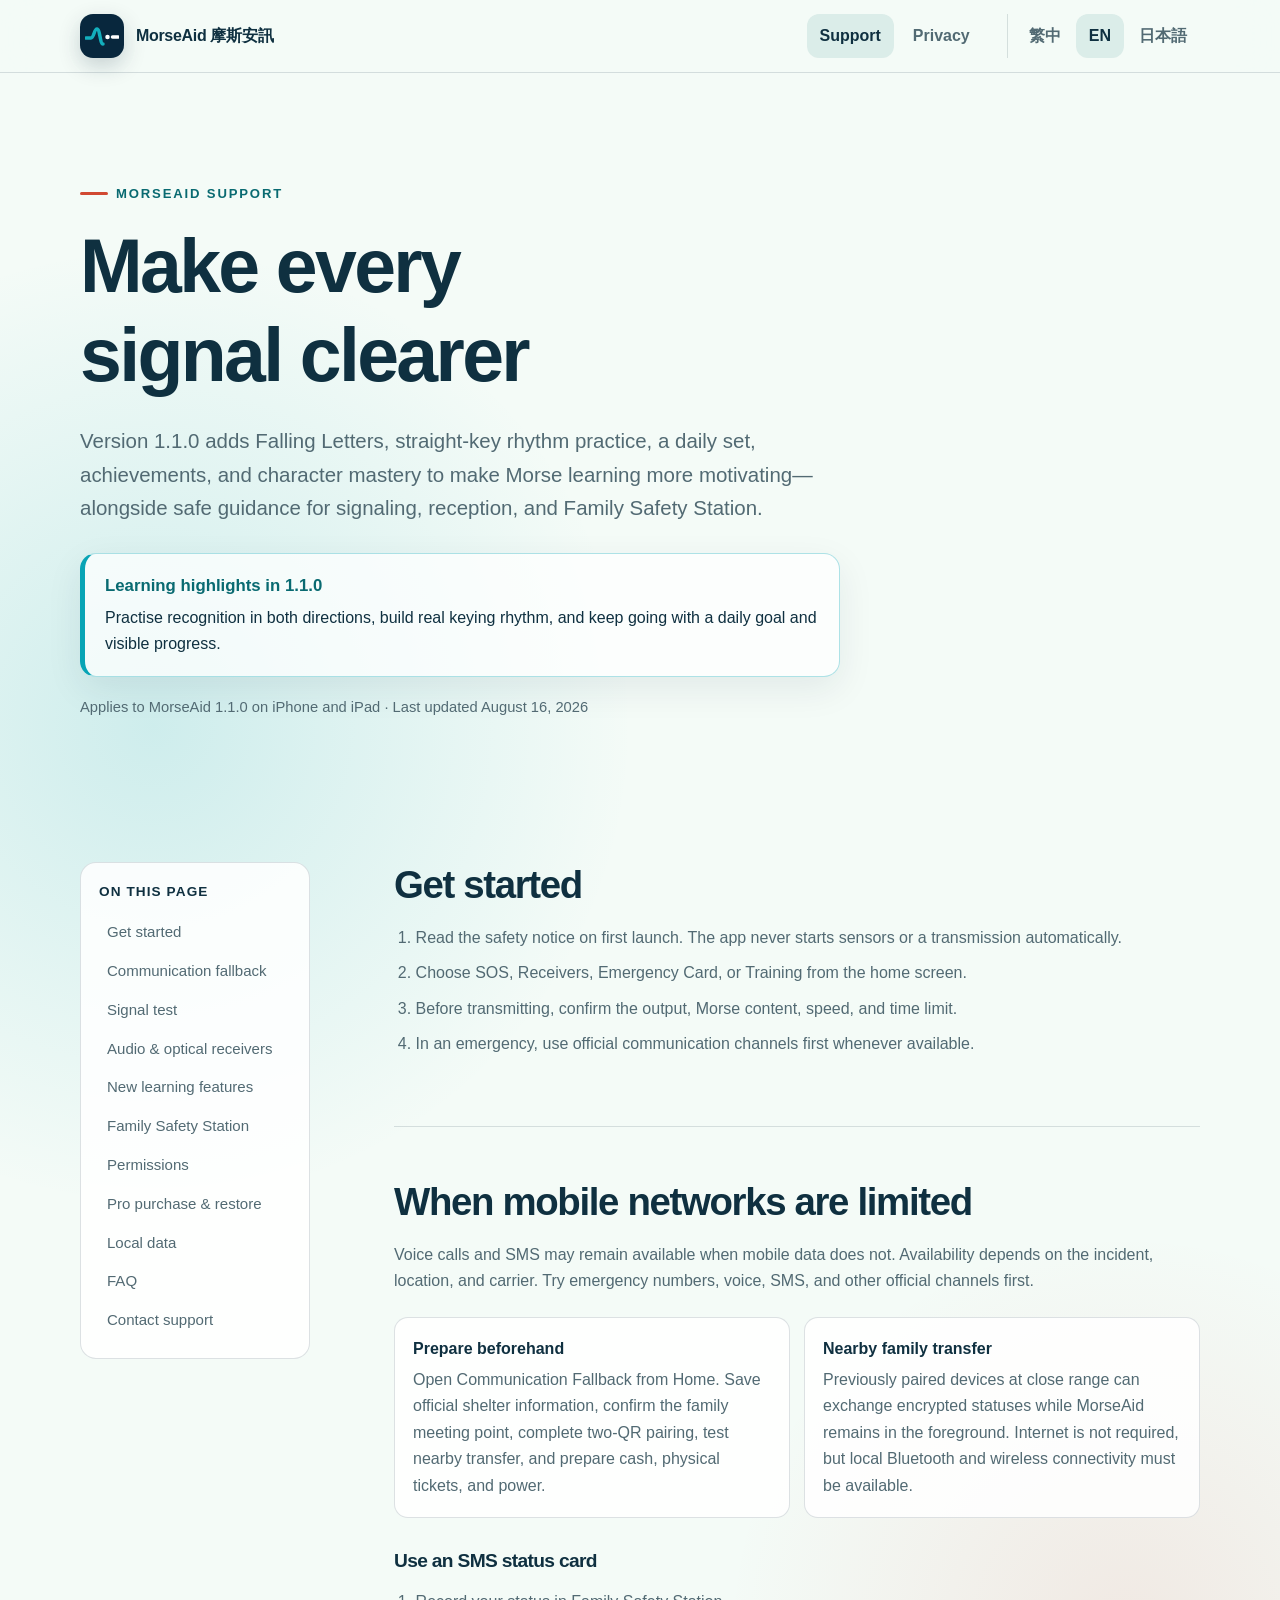
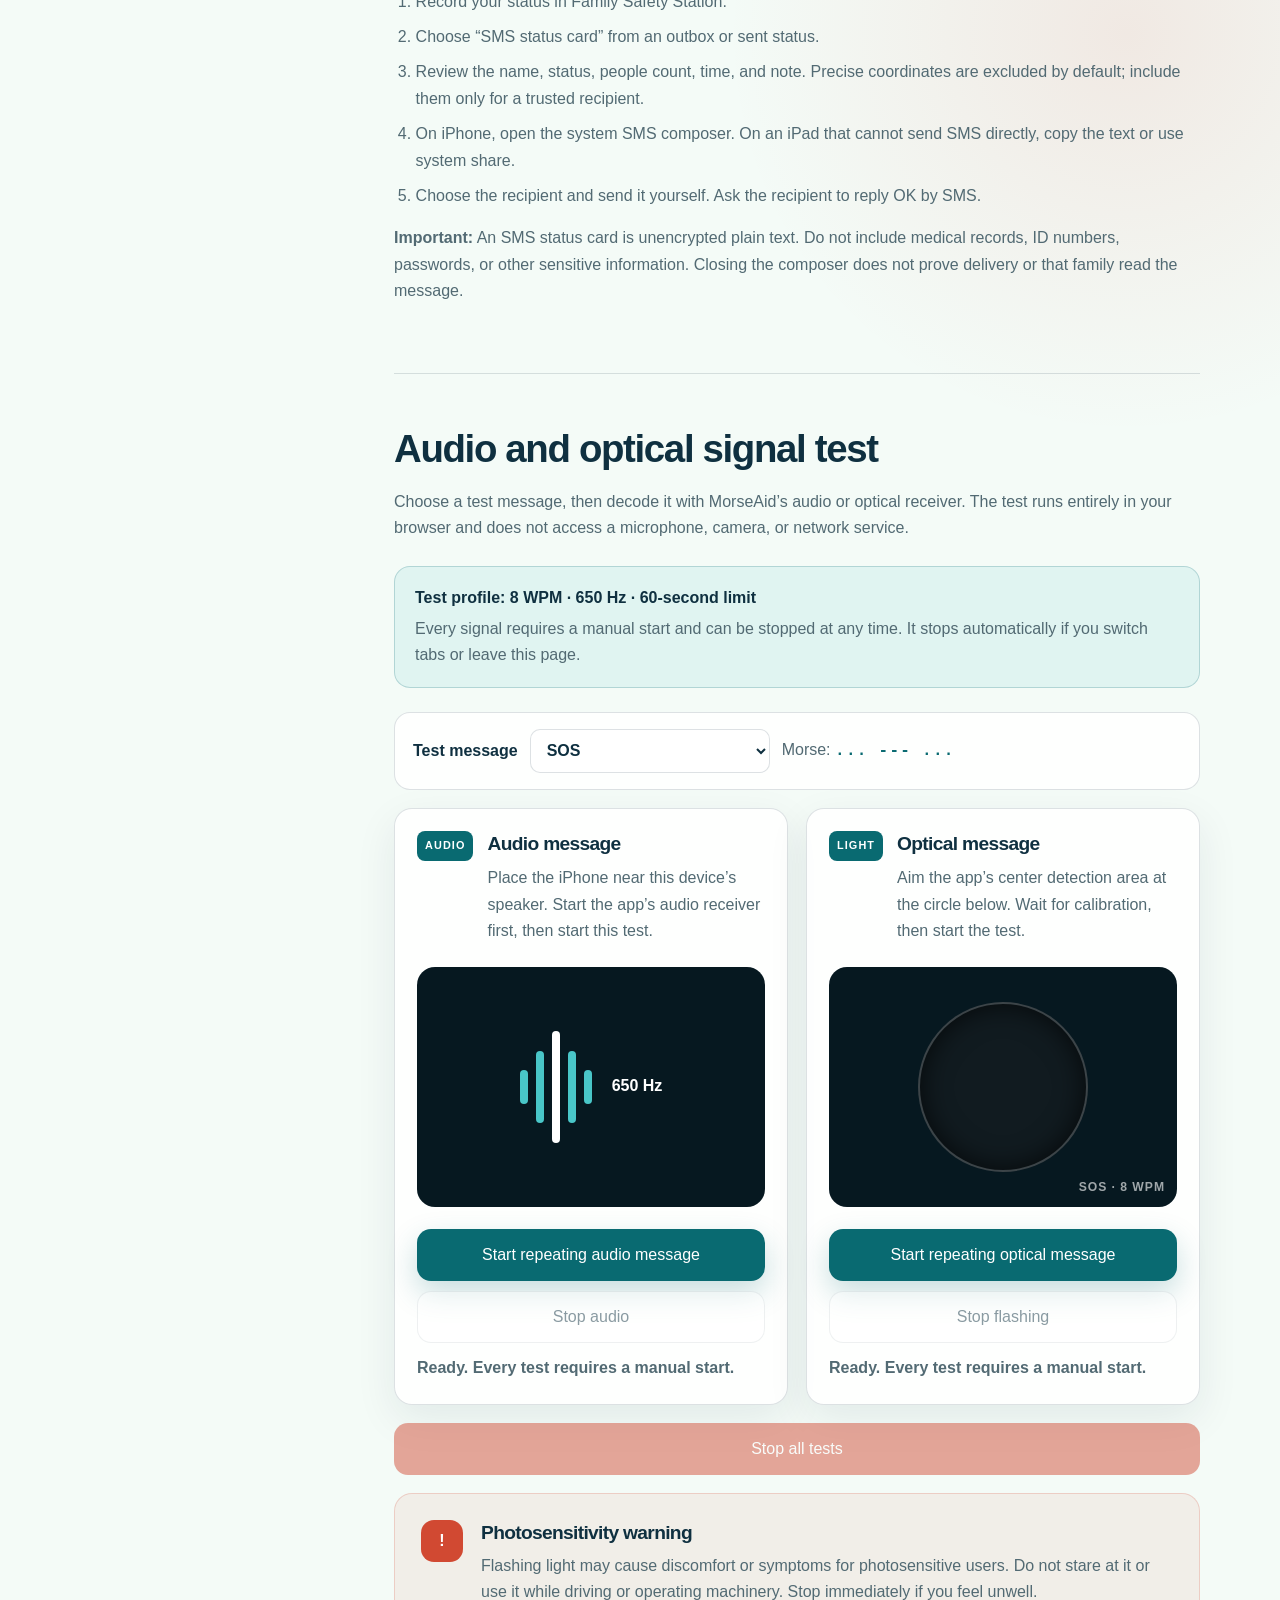
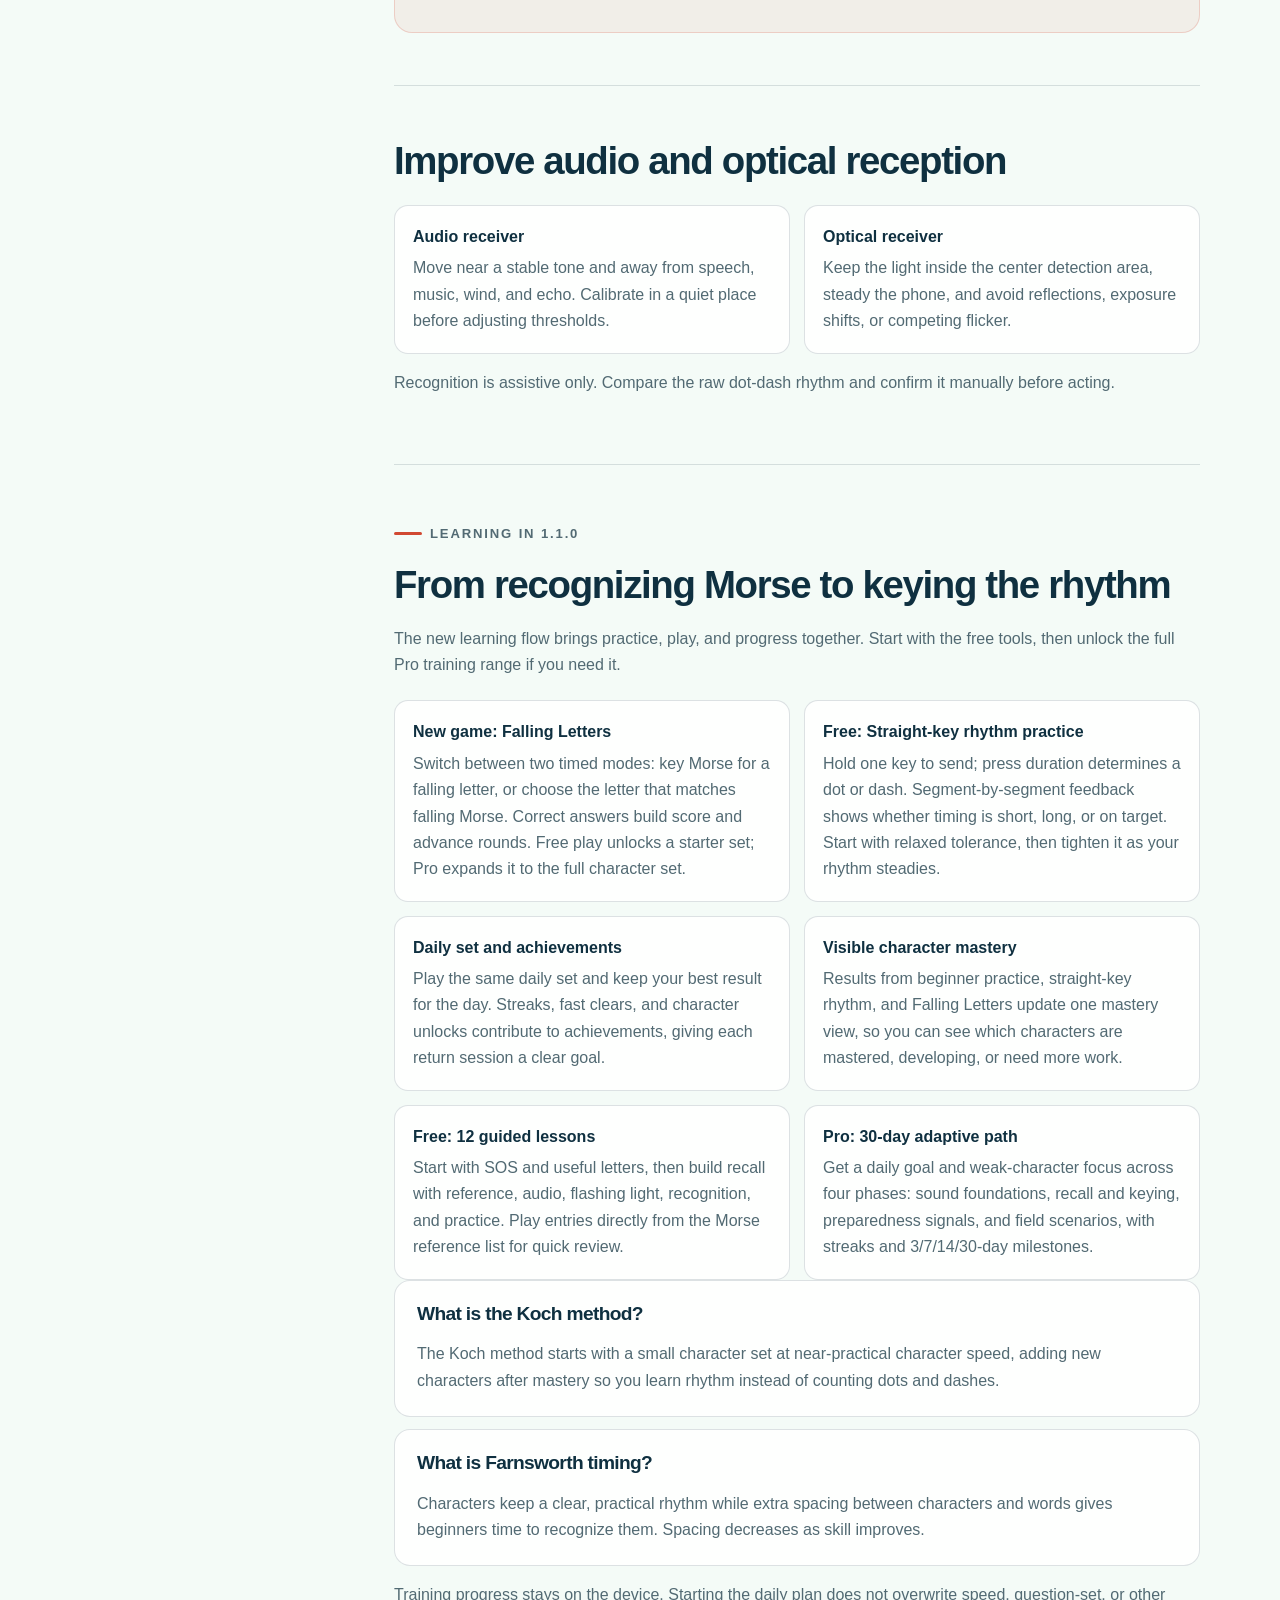
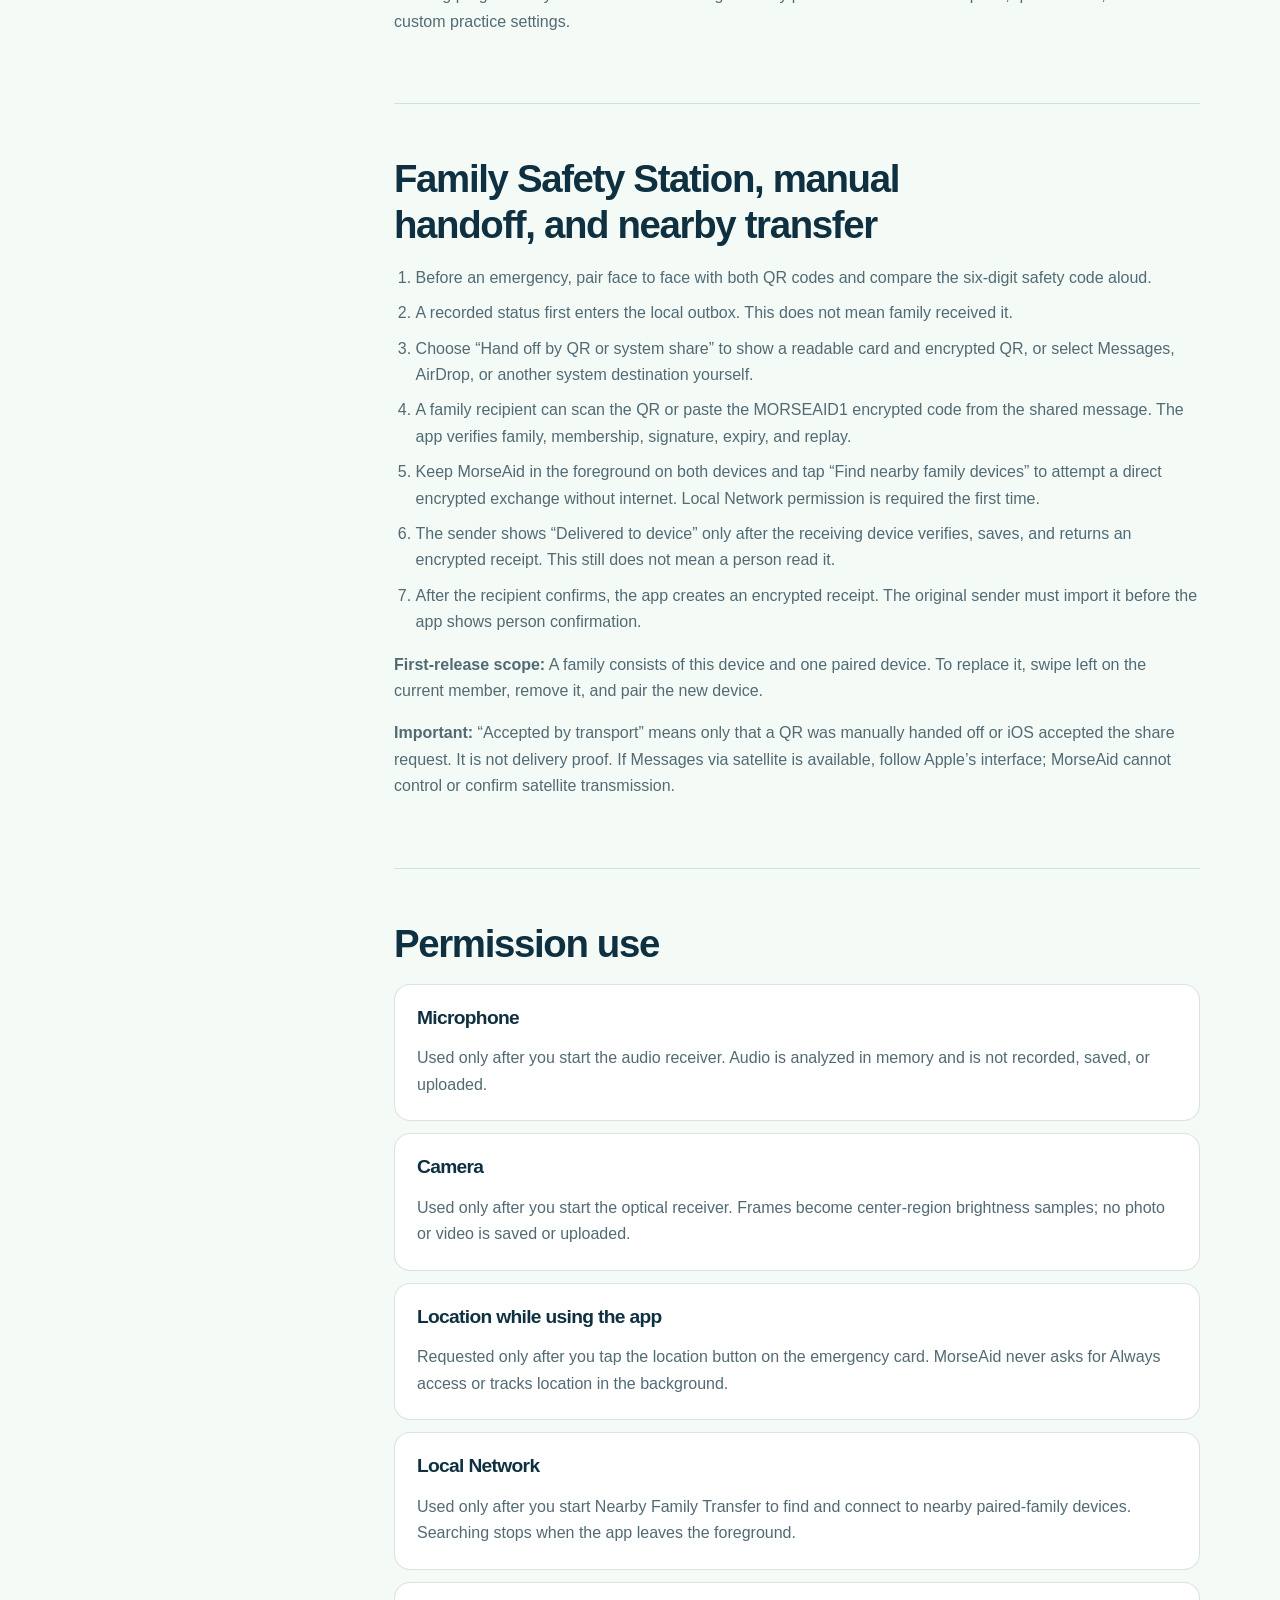
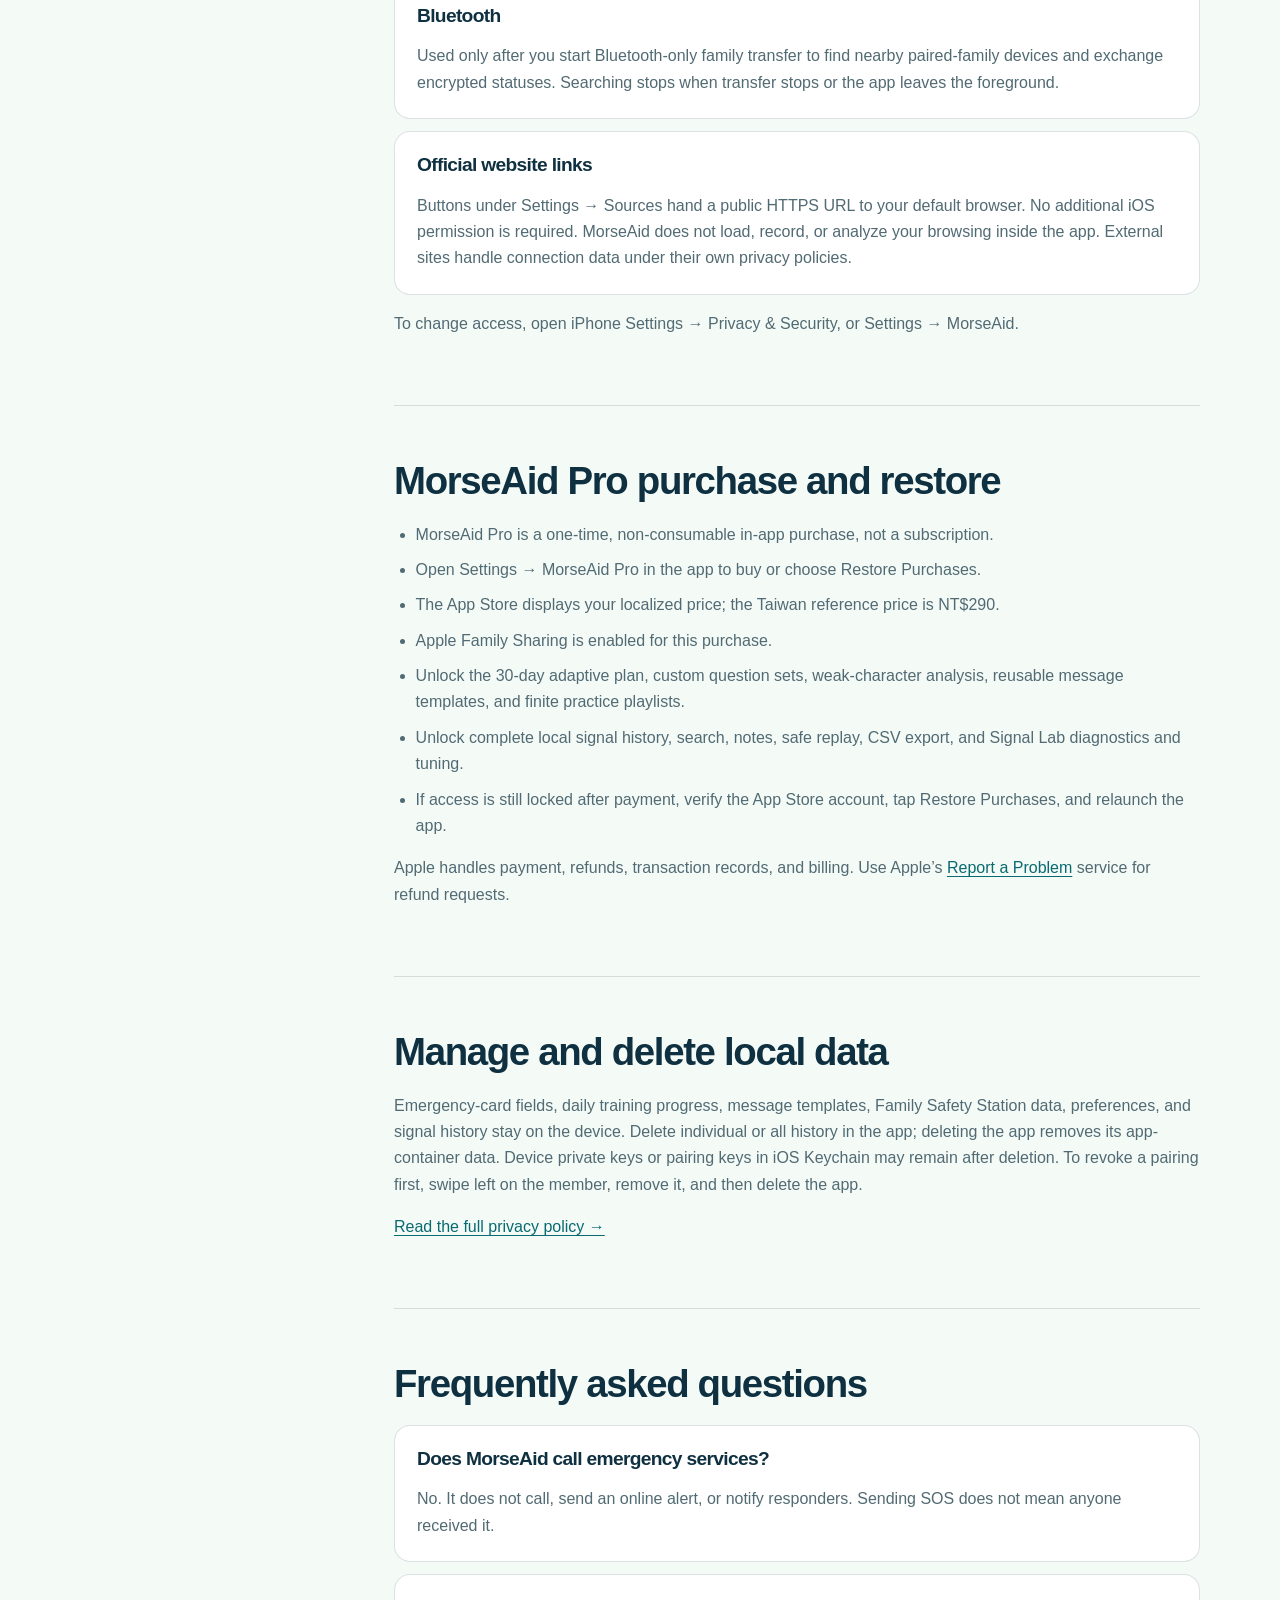
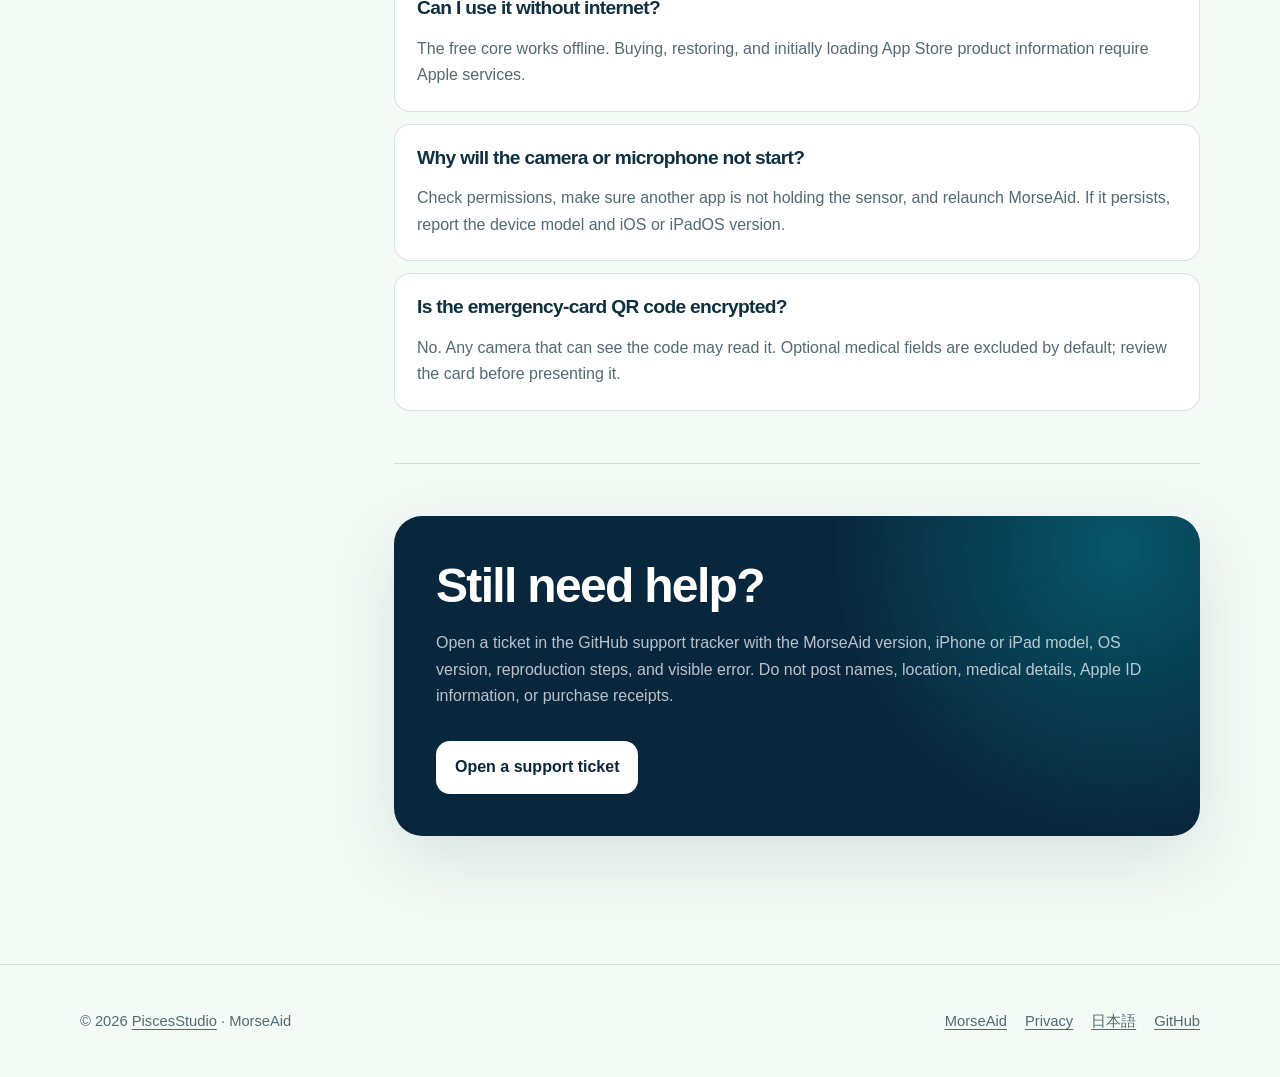
<file: support.html>
<!doctype html>
<html lang="zh-Hant">
  <head>
    <meta charset="utf-8" />
    <meta name="viewport" content="width=device-width, initial-scale=1" />
    <meta
      name="description"
      content="MorseAid 摩斯安訊支援中心：落字遊戲、單鍵節奏練習、操作、權限、購買恢復與故障排除。MorseAid support for Falling Letters, straight-key practice, permissions, purchases, and troubleshooting."
    />
    <meta name="theme-color" content="#08273d" />
    <meta
      http-equiv="Content-Security-Policy"
      content="default-src 'self'; style-src 'self'; script-src 'self'; img-src 'self' data:; connect-src 'none'; object-src 'none'; base-uri 'self'"
    />
    <title>MorseAid 摩斯安訊｜支援中心</title>
    <link rel="icon" href="favicon.svg" type="image/svg+xml" />
    <link rel="stylesheet" href="styles.css?v=20260816-2" />
    <script src="script.js" defer></script>
  </head>
  <body data-lang="zh">
    <a class="skip-link lang-zh" href="#main">跳至主要內容</a>
    <a class="skip-link lang-en" href="#main">Skip to main content</a>
    <header class="site-header">
      <div class="nav-shell">
        <a class="brand-link" href="index.html" aria-label="MorseAid home">
          <span class="signal-mark" aria-hidden="true">
            <svg viewBox="0 0 68 48" fill="none">
              <path d="M2 28h10c6 0 6-18 12-18s6 30 12 30" stroke="#13afbd" stroke-width="7" stroke-linecap="round" stroke-linejoin="round" />
              <circle cx="45" cy="26" r="4.5" fill="white" />
              <path d="M55 26h11" stroke="white" stroke-width="7" stroke-linecap="round" />
            </svg>
          </span>
          <span>MorseAid 摩斯安訊</span>
        </a>
        <nav class="site-nav" aria-label="Primary">
          <a class="lang-zh" href="support.html" aria-current="page">支援</a>
          <a class="lang-en" href="support.html" aria-current="page">Support</a>
          <a class="lang-zh" href="privacy.html">隱私</a>
          <a class="lang-en" href="privacy.html">Privacy</a>
        </nav>
        <div class="language-toggle" aria-label="Language">
          <button type="button" data-language="zh" aria-pressed="true">繁中</button>
          <button type="button" data-language="en" aria-pressed="false">EN</button>
          <a href="support-ja.html" lang="ja">日本語</a>
        </div>
      </div>
    </header>

    <main id="main">
      <section class="page-hero">
        <div class="shell">
          <p class="eyebrow lang-zh">MorseAid 支援</p>
          <p class="eyebrow lang-en">MorseAid support</p>
          <h1 class="lang-zh">讓每個訊號都更清楚</h1>
          <h1 class="lang-en">Make every signal clearer</h1>
          <p class="lede lang-zh">
            1.1.0 新增落字遊戲、單鍵節奏練習、每日題組、成就與字元熟練度，讓摩斯學習更有目標；這裡也整理通訊應變、家庭安全站與聲光接收的安全操作。
          </p>
          <p class="lede lang-en">
            Version 1.1.0 adds Falling Letters, straight-key rhythm practice,
            a daily set, achievements, and character mastery to make Morse
            learning more motivating—alongside safe guidance for signaling,
            reception, and Family Safety Station.
          </p>
          <div class="release-highlight">
            <strong class="lang-zh">1.1.0 學習新功能</strong>
            <strong class="lang-en">Learning highlights in 1.1.0</strong>
            <p class="lang-zh">玩中練習雙向辨識，親手掌握點劃節奏，並用每日目標與看得見的進步持續學習。</p>
            <p class="lang-en">Practise recognition in both directions, build real keying rhythm, and keep going with a daily goal and visible progress.</p>
          </div>
          <p class="meta-line lang-zh">適用版本：MorseAid 1.1.0（iPhone 與 iPad）· 最後更新：2026 年 8 月 16 日</p>
          <p class="meta-line lang-en">Applies to MorseAid 1.1.0 on iPhone and iPad · Last updated August 16, 2026</p>
        </div>
      </section>

      <section class="section">
        <div class="shell content-layout">
          <nav class="toc lang-zh" aria-label="本頁目錄">
            <strong>本頁內容</strong>
            <a href="#start">開始使用</a>
            <a href="#fallback">通訊受限應變</a>
            <a href="#signal-test">聲光測試</a>
            <a href="#receivers">聲音與影像接收</a>
            <a href="#training">1.1.0 學習新功能</a>
            <a href="#family">家庭安全站</a>
            <a href="#permissions">權限</a>
            <a href="#purchase">Pro 購買與恢復</a>
            <a href="#data">本機資料</a>
            <a href="#faq">常見問題</a>
            <a href="#contact">聯絡支援</a>
          </nav>
          <nav class="toc lang-en" aria-label="On this page">
            <strong>On this page</strong>
            <a href="#start">Get started</a>
            <a href="#fallback">Communication fallback</a>
            <a href="#signal-test">Signal test</a>
            <a href="#receivers">Audio & optical receivers</a>
            <a href="#training">New learning features</a>
            <a href="#family">Family Safety Station</a>
            <a href="#permissions">Permissions</a>
            <a href="#purchase">Pro purchase & restore</a>
            <a href="#data">Local data</a>
            <a href="#faq">FAQ</a>
            <a href="#contact">Contact support</a>
          </nav>

          <div class="content-stack">
            <section class="policy-section" id="start">
              <h2 class="lang-zh">開始使用</h2>
              <h2 class="lang-en">Get started</h2>
              <div class="lang-zh">
                <ol>
                  <li>首次開啟時，先閱讀安全說明。App 不會自動啟動感測器或發送訊號。</li>
                  <li>從首頁選擇 SOS、接收器、求救資料卡或訓練。</li>
                  <li>發送前確認輸出方式、摩斯內容、速度與時間上限。</li>
                  <li>緊急狀況下，有正式通訊管道時請優先使用。</li>
                </ol>
              </div>
              <div class="lang-en">
                <ol>
                  <li>Read the safety notice on first launch. The app never starts sensors or a transmission automatically.</li>
                  <li>Choose SOS, Receivers, Emergency Card, or Training from the home screen.</li>
                  <li>Before transmitting, confirm the output, Morse content, speed, and time limit.</li>
                  <li>In an emergency, use official communication channels first whenever available.</li>
                </ol>
              </div>
            </section>

            <section class="policy-section" id="fallback">
              <h2 class="lang-zh">行動網路壅塞、降速或中斷時</h2>
              <h2 class="lang-en">When mobile networks are limited</h2>
              <p class="lang-zh">
                行動數據無法使用時，語音與簡訊仍可能可用。實際狀況依災情、位置與電信網路而異；請先嘗試 110、119、112、語音、簡訊及其他正式緊急通訊方式。
              </p>
              <p class="lang-en">
                Voice calls and SMS may remain available when mobile data does
                not. Availability depends on the incident, location, and
                carrier. Try emergency numbers, voice, SMS, and other official
                channels first.
              </p>
              <div class="fact-list">
                <article class="fact">
                  <strong class="lang-zh">事前準備</strong>
                  <strong class="lang-en">Prepare beforehand</strong>
                  <p class="lang-zh">
                    從首頁開啟「通訊受限應變」，保存官方避難資訊、確認家庭集合點、完成雙 QR 配對、測試附近家庭傳送，並準備現金、實體票證與行動電源。
                  </p>
                  <p class="lang-en">
                    Open Communication Fallback from Home. Save official
                    shelter information, confirm the family meeting point,
                    complete two-QR pairing, test nearby transfer, and prepare
                    cash, physical tickets, and power.
                  </p>
                </article>
                <article class="fact">
                  <strong class="lang-zh">附近家庭傳送</strong>
                  <strong class="lang-en">Nearby family transfer</strong>
                  <p class="lang-zh">
                    已配對且位於近距離的裝置，可在 MorseAid 保持前景時直接交換加密現況；不需要網際網路，但藍牙與本機無線連線能力必須可用。
                  </p>
                  <p class="lang-en">
                    Previously paired devices at close range can exchange
                    encrypted statuses while MorseAid remains in the
                    foreground. Internet is not required, but local Bluetooth
                    and wireless connectivity must be available.
                  </p>
                </article>
              </div>
              <h3 class="section-subheading lang-zh">使用簡訊版現況卡</h3>
              <h3 class="section-subheading lang-en">Use an SMS status card</h3>
              <div class="lang-zh">
                <ol>
                  <li>先在家庭安全站記錄自己的現況。</li>
                  <li>在待送匣或已送現況中選擇「簡訊版現況卡」。</li>
                  <li>檢查姓名、狀態、人數、時間與備註。精確座標預設不包含；只有可信任的收件人才應手動加入。</li>
                  <li>iPhone 可開啟系統簡訊編輯器；無法直接傳簡訊的 iPad 可複製文字或使用系統分享。</li>
                  <li>自行選擇收件人並按下傳送，要求對方以簡訊回覆 OK。</li>
                </ol>
              </div>
              <div class="lang-en">
                <ol>
                  <li>Record your status in Family Safety Station.</li>
                  <li>Choose “SMS status card” from an outbox or sent status.</li>
                  <li>Review the name, status, people count, time, and note. Precise coordinates are excluded by default; include them only for a trusted recipient.</li>
                  <li>On iPhone, open the system SMS composer. On an iPad that cannot send SMS directly, copy the text or use system share.</li>
                  <li>Choose the recipient and send it yourself. Ask the recipient to reply OK by SMS.</li>
                </ol>
              </div>
              <p class="lang-zh">
                <strong>重要：</strong>簡訊現況卡是未加密純文字。不要加入醫療紀錄、證件號碼、密碼或其他敏感資訊。關閉簡訊編輯器不代表訊息已送達或家人已閱讀。
              </p>
              <p class="lang-en">
                <strong>Important:</strong> An SMS status card is unencrypted
                plain text. Do not include medical records, ID numbers,
                passwords, or other sensitive information. Closing the composer
                does not prove delivery or that family read the message.
              </p>
            </section>

            <section class="policy-section" id="signal-test">
              <h2 class="lang-zh">聲光訊號測試</h2>
              <h2 class="lang-en">Audio and optical signal test</h2>
              <p class="lang-zh">
                選擇一組測試訊息，再以 MorseAid 的聲音或光線接收器辨識。測試完全在瀏覽器中執行，不會存取麥克風、相機或網路服務。
              </p>
              <p class="lang-en">
                Choose a test message, then decode it with MorseAid’s audio or
                optical receiver. The test runs entirely in your browser and
                does not access a microphone, camera, or network service.
              </p>

              <div class="test-notice">
                <strong class="lang-zh">測試規格：8 WPM · 650 Hz · 最長 60 秒</strong>
                <strong class="lang-en">Test profile: 8 WPM · 650 Hz · 60-second limit</strong>
                <p class="lang-zh">所有訊號都必須手動開始，並可隨時停止。切換分頁或離開本頁時會自動停止。</p>
                <p class="lang-en">Every signal requires a manual start and can be stopped at any time. It stops automatically if you switch tabs or leave this page.</p>
              </div>

              <div data-signal-test>
                <div class="test-message-picker">
                  <label for="signal-message">
                    <span class="lang-zh">測試訊息</span>
                    <span class="lang-en">Test message</span>
                  </label>
                  <select id="signal-message" data-signal-message>
                    <option value="SOS">SOS</option>
                    <option value="HELP">HELP</option>
                    <option value="SAFE">SAFE</option>
                    <option value="TEST">TEST</option>
                  </select>
                  <p>
                    <span class="lang-zh">摩斯碼：</span>
                    <span class="lang-en">Morse:</span>
                    <code data-morse-preview>... --- ...</code>
                  </p>
                </div>

                <div class="signal-test-grid">
                <article class="signal-test-card">
                  <div class="signal-test-heading">
                    <span class="test-kind" aria-hidden="true">AUDIO</span>
                    <div>
                      <h3 class="lang-zh">聲音訊息</h3>
                      <h3 class="lang-en">Audio message</h3>
                      <p class="lang-zh">將 iPhone 靠近電腦或另一台裝置的喇叭，啟動 App 的聲音接收器後再開始。</p>
                      <p class="lang-en">Place the iPhone near this device’s speaker. Start the app’s audio receiver first, then start this test.</p>
                    </div>
                  </div>
                  <div class="audio-test-visual" aria-hidden="true">
                    <span></span><span></span><span></span><span></span><span></span>
                    <strong>650 Hz</strong>
                  </div>
                  <div class="test-actions">
                    <button class="button button-primary" type="button" data-start-audio>
                      <span class="lang-zh">開始重複聲音訊息</span>
                      <span class="lang-en">Start repeating audio message</span>
                    </button>
                    <button class="button button-secondary" type="button" data-stop-audio disabled>
                      <span class="lang-zh">停止聲音</span>
                      <span class="lang-en">Stop audio</span>
                    </button>
                  </div>
                  <p class="test-status" data-audio-status role="status" aria-live="polite"></p>
                </article>

                <article class="signal-test-card">
                  <div class="signal-test-heading">
                    <span class="test-kind" aria-hidden="true">LIGHT</span>
                    <div>
                      <h3 class="lang-zh">閃光訊息</h3>
                      <h3 class="lang-en">Optical message</h3>
                      <p class="lang-zh">將 App 光線接收器的中央偵測區對準下方圓形，校正完成後再開始。</p>
                      <p class="lang-en">Aim the app’s center detection area at the circle below. Wait for calibration, then start the test.</p>
                    </div>
                  </div>
                  <div class="optical-test-stage" data-optical-stage aria-hidden="true">
                    <div class="optical-test-signal"></div>
                    <span class="optical-test-label"><span data-selected-message>SOS</span> · 8 WPM</span>
                  </div>
                  <div class="test-actions">
                    <button class="button button-primary" type="button" data-request-flash>
                      <span class="lang-zh">開始重複閃光訊息</span>
                      <span class="lang-en">Start repeating optical message</span>
                    </button>
                    <button class="button button-secondary" type="button" data-stop-flash disabled>
                      <span class="lang-zh">停止閃光</span>
                      <span class="lang-en">Stop flashing</span>
                    </button>
                  </div>
                  <p class="test-status" data-flash-status role="status" aria-live="polite"></p>
                </article>
                </div>
              </div>

              <button class="button button-stop-all" type="button" data-stop-all disabled>
                <span class="lang-zh">停止所有測試</span>
                <span class="lang-en">Stop all tests</span>
              </button>

              <div class="safety-note signal-test-safety">
                <span class="safety-icon" aria-hidden="true">!</span>
                <div>
                  <h3 class="lang-zh">光敏感警告</h3>
                  <h3 class="lang-en">Photosensitivity warning</h3>
                  <p class="lang-zh">閃爍光線可能使光敏感使用者不適或誘發症狀。請勿直視、避免在駕駛或操作機械時使用，感到不適請立即停止。</p>
                  <p class="lang-en">Flashing light may cause discomfort or symptoms for photosensitive users. Do not stare at it or use it while driving or operating machinery. Stop immediately if you feel unwell.</p>
                </div>
              </div>

              <dialog class="flash-warning-dialog" data-flash-dialog>
                <form method="dialog">
                  <span class="safety-icon" aria-hidden="true">!</span>
                  <h2 class="lang-zh">開始閃光測試？</h2>
                  <h2 class="lang-en">Start the flashing-light test?</h2>
                  <p class="lang-zh">接下來會以 8 WPM 重複閃爍 <strong data-selected-message>SOS</strong>，最長 60 秒。光敏感使用者請勿啟動。</p>
                  <p class="lang-en">The circle will flash <strong data-selected-message>SOS</strong> repeatedly at 8 WPM for up to 60 seconds. Do not start if you are photosensitive.</p>
                  <div class="dialog-actions">
                    <button class="button button-secondary" value="cancel" type="submit">
                      <span class="lang-zh">取消</span>
                      <span class="lang-en">Cancel</span>
                    </button>
                    <button class="button button-primary" value="confirm" type="submit" data-confirm-flash>
                      <span class="lang-zh">我瞭解，開始測試</span>
                      <span class="lang-en">I understand, start test</span>
                    </button>
                  </div>
                </form>
              </dialog>
            </section>

            <section class="policy-section" id="receivers">
              <h2 class="lang-zh">改善聲音與影像接收</h2>
              <h2 class="lang-en">Improve audio and optical reception</h2>
              <div class="fact-list">
                <article class="fact">
                  <strong class="lang-zh">聲音接收</strong>
                  <strong class="lang-en">Audio receiver</strong>
                  <p class="lang-zh">靠近穩定且清楚的音源，避開語音、音樂、風聲與回音。先在安靜環境校準，再逐步調整門檻。</p>
                  <p class="lang-en">Move near a stable tone and away from speech, music, wind, and echo. Calibrate in a quiet place before adjusting thresholds.</p>
                </article>
                <article class="fact">
                  <strong class="lang-zh">影像接收</strong>
                  <strong class="lang-en">Optical receiver</strong>
                  <p class="lang-zh">讓訊號光源保持在中央偵測區，固定手機，避免自動曝光變化、反光與其他閃爍光源。</p>
                  <p class="lang-en">Keep the light inside the center detection area, steady the phone, and avoid reflections, exposure shifts, or competing flicker.</p>
                </article>
              </div>
              <p class="lang-zh">辨識結果僅供輔助。請比對原始點劃節奏，採取行動前務必人工確認。</p>
              <p class="lang-en">Recognition is assistive only. Compare the raw dot-dash rhythm and confirm it manually before acting.</p>
            </section>

            <section class="policy-section" id="training">
              <p class="eyebrow lang-zh">1.1.0 學習重點</p>
              <p class="eyebrow lang-en">Learning in 1.1.0</p>
              <h2 class="lang-zh">從認得摩斯，到親手打出節奏</h2>
              <h2 class="lang-en">From recognizing Morse to keying the rhythm</h2>
              <p class="lang-zh">新版把練習、遊戲與進度集中在同一個學習流程。你可以先用免費功能建立習慣，再依需要解鎖完整的 Pro 訓練範圍。</p>
              <p class="lang-en">The new learning flow brings practice, play, and progress together. Start with the free tools, then unlock the full Pro training range if you need it.</p>
              <div class="fact-list">
                <article class="fact">
                  <strong class="lang-zh">新遊戲：落字遊戲</strong>
                  <strong class="lang-en">New game: Falling Letters</strong>
                  <p class="lang-zh">在限時關卡中切換兩種方向：看字母輸入摩斯碼，或看摩斯碼選出字母。答對可累積分數並推進關卡；免費版可逐步解鎖入門字母，Pro 可擴充到完整字元集。</p>
                  <p class="lang-en">Switch between two timed modes: key Morse for a falling letter, or choose the letter that matches falling Morse. Correct answers build score and advance rounds. Free play unlocks a starter set; Pro expands it to the full character set.</p>
                </article>
                <article class="fact">
                  <strong class="lang-zh">免費：單鍵節奏練習</strong>
                  <strong class="lang-en">Free: Straight-key rhythm practice</strong>
                  <p class="lang-zh">按住同一個按鍵發報，App 依按壓時間判定點或劃，逐段提示過短、過長或正確。可先用寬鬆容忍度建立手感，再逐步提高精準度。</p>
                  <p class="lang-en">Hold one key to send; press duration determines a dot or dash. Segment-by-segment feedback shows whether timing is short, long, or on target. Start with relaxed tolerance, then tighten it as your rhythm steadies.</p>
                </article>
                <article class="fact">
                  <strong class="lang-zh">每日題組與成就</strong>
                  <strong class="lang-en">Daily set and achievements</strong>
                  <p class="lang-zh">每天挑戰固定題組並保留當日最佳成績；連續完成、快速過關與解鎖字元都會累積對應成就，為下一次練習提供明確目標。</p>
                  <p class="lang-en">Play the same daily set and keep your best result for the day. Streaks, fast clears, and character unlocks contribute to achievements, giving each return session a clear goal.</p>
                </article>
                <article class="fact">
                  <strong class="lang-zh">字元熟練度一目了然</strong>
                  <strong class="lang-en">Visible character mastery</strong>
                  <p class="lang-zh">新手練習、單鍵節奏與落字遊戲的結果會共同更新字元熟練度，協助你看見已熟練、學習中與需要加強的字元。</p>
                  <p class="lang-en">Results from beginner practice, straight-key rhythm, and Falling Letters update one mastery view, so you can see which characters are mastered, developing, or need more work.</p>
                </article>
                <article class="fact">
                  <strong class="lang-zh">免費：12 課循序學習</strong>
                  <strong class="lang-en">Free: 12 guided lessons</strong>
                  <p class="lang-zh">從 SOS 與常用字母開始，透過字母查詢、聲音、閃光、辨識及回想練習建立基礎。摩斯字典也能在列表直接播放，適合快速複習。</p>
                  <p class="lang-en">Start with SOS and useful letters, then build recall with reference, audio, flashing light, recognition, and practice. Play entries directly from the Morse reference list for quick review.</p>
                </article>
                <article class="fact">
                  <strong class="lang-zh">Pro：30 天自適應路徑</strong>
                  <strong class="lang-en">Pro: 30-day adaptive path</strong>
                  <p class="lang-zh">每天提供明確目標與弱項重點，依序進行聲音基礎、回想與發報、防災訊號及情境實戰，並記錄連續天數與 3／7／14／30 日里程碑。</p>
                  <p class="lang-en">Get a daily goal and weak-character focus across four phases: sound foundations, recall and keying, preparedness signals, and field scenarios, with streaks and 3/7/14/30-day milestones.</p>
                </article>
              </div>
              <div class="faq-list">
                <article class="faq-item">
                  <h3 class="lang-zh">Koch 是什麼？</h3>
                  <h3 class="lang-en">What is the Koch method?</h3>
                  <p class="lang-zh">Koch 法先用接近實際速度練少量字元，熟練後才逐步加入新字元，避免只靠慢速數點與劃。MorseAid 會依程度逐步解鎖字元。</p>
                  <p class="lang-en">The Koch method starts with a small character set at near-practical character speed, adding new characters after mastery so you learn rhythm instead of counting dots and dashes.</p>
                </article>
                <article class="faq-item">
                  <h3 class="lang-zh">Farnsworth 節奏是什麼？</h3>
                  <h3 class="lang-en">What is Farnsworth timing?</h3>
                  <p class="lang-zh">字元本身保持清楚的正常節奏，但把字元與單字之間的間隔拉長，讓新手有時間辨識。進步後再逐漸縮短間隔。</p>
                  <p class="lang-en">Characters keep a clear, practical rhythm while extra spacing between characters and words gives beginners time to recognize them. Spacing decreases as skill improves.</p>
                </article>
              </div>
              <p class="lang-zh">訓練進度只保存在裝置上。啟動每日計畫不會覆蓋你在自由練習中設定的速度、題庫或其他自訂值。</p>
              <p class="lang-en">Training progress stays on the device. Starting the daily plan does not overwrite speed, question-set, or other custom practice settings.</p>
            </section>

            <section class="policy-section" id="family">
              <h2 class="lang-zh">家庭安全站、人工交接與附近傳送</h2>
              <h2 class="lang-en">Family Safety Station, manual handoff, and nearby transfer</h2>
              <div class="lang-zh">
                <ol>
                  <li>請在災害前與家人當面完成雙 QR 配對，並口頭核對六位數安全碼。</li>
                  <li>記錄現況後，訊息會先進入本機待送匣；這不代表家人已收到。</li>
                  <li>選擇「以 QR 或系統分享交接」可顯示大字摘要及加密 QR，或由你選擇「訊息」、AirDrop 等系統目的地。</li>
                  <li>收件家人可掃描 QR，或貼上分享訊息內的 MORSEAID1 加密碼。App 會驗證家庭、成員、簽章、期限與重播。</li>
                  <li>兩部裝置都保持 App 在前景，按下「尋找附近家庭裝置」，可在沒有網際網路時嘗試直接交換加密現況。首次使用需允許本機網路。</li>
                  <li>只有接收裝置完成驗證與儲存並回傳加密回條後，原裝置才顯示「已到達裝置」；這仍不代表家人已閱讀。</li>
                  <li>收件人按下確認後會產生加密回條；原傳送者匯入回條後，才會顯示家人已確認。</li>
                </ol>
              </div>
              <div class="lang-en">
                <ol>
                  <li>Before an emergency, pair face to face with both QR codes and compare the six-digit safety code aloud.</li>
                  <li>A recorded status first enters the local outbox. This does not mean family received it.</li>
                  <li>Choose “Hand off by QR or system share” to show a readable card and encrypted QR, or select Messages, AirDrop, or another system destination yourself.</li>
                  <li>A family recipient can scan the QR or paste the MORSEAID1 encrypted code from the shared message. The app verifies family, membership, signature, expiry, and replay.</li>
                  <li>Keep MorseAid in the foreground on both devices and tap “Find nearby family devices” to attempt a direct encrypted exchange without internet. Local Network permission is required the first time.</li>
                  <li>The sender shows “Delivered to device” only after the receiving device verifies, saves, and returns an encrypted receipt. This still does not mean a person read it.</li>
                  <li>After the recipient confirms, the app creates an encrypted receipt. The original sender must import it before the app shows person confirmation.</li>
                </ol>
              </div>
              <p class="lang-zh"><strong>首發版範圍：</strong>一個家庭由本機與一台配對裝置組成。若要更換裝置，請先在成員列向左滑動並移除目前裝置，再重新配對。</p>
              <p class="lang-en"><strong>First-release scope:</strong> A family consists of this device and one paired device. To replace it, swipe left on the current member, remove it, and pair the new device.</p>
              <p class="lang-zh"><strong>重要：</strong>「通道已接收」只表示 QR 已人工交接或 iOS 接受分享要求，不代表送達。若系統提供衛星「訊息」，請依 Apple 畫面操作；MorseAid 無法控制或確認衛星傳輸。</p>
              <p class="lang-en"><strong>Important:</strong> “Accepted by transport” means only that a QR was manually handed off or iOS accepted the share request. It is not delivery proof. If Messages via satellite is available, follow Apple’s interface; MorseAid cannot control or confirm satellite transmission.</p>
            </section>

            <section class="policy-section" id="permissions">
              <h2 class="lang-zh">權限用途</h2>
              <h2 class="lang-en">Permission use</h2>
              <div class="faq-list">
                <article class="faq-item">
                  <h3 class="lang-zh">麥克風</h3>
                  <h3 class="lang-en">Microphone</h3>
                  <p class="lang-zh">只在你啟動聲音接收器時使用。音訊在記憶體中即時分析，不錄製、不保存、也不上傳。</p>
                  <p class="lang-en">Used only after you start the audio receiver. Audio is analyzed in memory and is not recorded, saved, or uploaded.</p>
                </article>
                <article class="faq-item">
                  <h3 class="lang-zh">相機</h3>
                  <h3 class="lang-en">Camera</h3>
                  <p class="lang-zh">只在你啟動影像接收器時使用。畫面會轉換為中央區域亮度樣本；不拍照、不錄影、也不上傳。</p>
                  <p class="lang-en">Used only after you start the optical receiver. Frames become center-region brightness samples; no photo or video is saved or uploaded.</p>
                </article>
                <article class="faq-item">
                  <h3 class="lang-zh">使用 App 期間的位置</h3>
                  <h3 class="lang-en">Location while using the app</h3>
                  <p class="lang-zh">只有你在求救資料卡按下位置按鈕後才會要求。MorseAid 不會要求「永遠允許」，也不會在背景追蹤位置。</p>
                  <p class="lang-en">Requested only after you tap the location button on the emergency card. MorseAid never asks for Always access or tracks location in the background.</p>
                </article>
                <article class="faq-item">
                  <h3 class="lang-zh">本機網路</h3>
                  <h3 class="lang-en">Local Network</h3>
                  <p class="lang-zh">只在你開始附近家庭傳送時使用，用來尋找並連線到附近已配對的家庭裝置。離開前景後搜尋會停止。</p>
                  <p class="lang-en">Used only after you start Nearby Family Transfer to find and connect to nearby paired-family devices. Searching stops when the app leaves the foreground.</p>
                </article>
                <article class="faq-item">
                  <h3 class="lang-zh">藍牙</h3>
                  <h3 class="lang-en">Bluetooth</h3>
                  <p class="lang-zh">只在你主動開始純藍牙家庭傳送時，用來尋找附近已完成配對的家庭裝置並交換加密現況。停止傳送或離開前景後便停止搜尋。</p>
                  <p class="lang-en">Used only after you start Bluetooth-only family transfer to find nearby paired-family devices and exchange encrypted statuses. Searching stops when transfer stops or the app leaves the foreground.</p>
                </article>
                <article class="faq-item">
                  <h3 class="lang-zh">官方網頁連結</h3>
                  <h3 class="lang-en">Official website links</h3>
                  <p class="lang-zh">「設定」→「資料來源」中的按鈕會把公開 HTTPS 網址交給預設瀏覽器開啟。這不需要額外的 iOS 權限；MorseAid 不會在 App 內載入、記錄或分析你的瀏覽內容。外部網站會依各自的隱私權政策處理連線資料。</p>
                  <p class="lang-en">Buttons under Settings → Sources hand a public HTTPS URL to your default browser. No additional iOS permission is required. MorseAid does not load, record, or analyze your browsing inside the app. External sites handle connection data under their own privacy policies.</p>
                </article>
              </div>
              <p class="lang-zh">若要變更權限，請前往 iPhone「設定」→「隱私權與安全性」，或「設定」→「MorseAid」。</p>
              <p class="lang-en">To change access, open iPhone Settings → Privacy & Security, or Settings → MorseAid.</p>
            </section>

            <section class="policy-section" id="purchase">
              <h2 class="lang-zh">MorseAid Pro 購買與恢復</h2>
              <h2 class="lang-en">MorseAid Pro purchase and restore</h2>
              <div class="lang-zh">
                <ul>
                  <li>MorseAid Pro 是一次買斷的非消耗型 App 內購買，不是訂閱。</li>
                  <li>前往 App 內「設定」→「MorseAid Pro」購買或使用「恢復購買」。</li>
                  <li>實際價格由 App Store 依你的地區顯示；台灣參照售價為 NT$290。</li>
                  <li>購買可透過 Apple 家人共享提供給家庭群組成員。</li>
                  <li>解鎖 30 天自適應訓練、自訂題庫與弱項分析、訊息模板與有限次演練播放清單。</li>
                  <li>解鎖完整本機訊號歷史、搜尋、註記、安全重播、CSV 匯出及 Signal Lab 診斷與調校。</li>
                  <li>若付款完成後仍未解鎖，先確認 App Store 帳號，再按「恢復購買」並重新開啟 App。</li>
                </ul>
              </div>
              <div class="lang-en">
                <ul>
                  <li>MorseAid Pro is a one-time, non-consumable in-app purchase, not a subscription.</li>
                  <li>Open Settings → MorseAid Pro in the app to buy or choose Restore Purchases.</li>
                  <li>The App Store displays your localized price; the Taiwan reference price is NT$290.</li>
                  <li>Apple Family Sharing is enabled for this purchase.</li>
                  <li>Unlock the 30-day adaptive plan, custom question sets, weak-character analysis, reusable message templates, and finite practice playlists.</li>
                  <li>Unlock complete local signal history, search, notes, safe replay, CSV export, and Signal Lab diagnostics and tuning.</li>
                  <li>If access is still locked after payment, verify the App Store account, tap Restore Purchases, and relaunch the app.</li>
                </ul>
              </div>
              <p class="lang-zh">付款、退款、交易紀錄與帳務由 Apple 處理。退款請使用 Apple 的<a href="https://reportaproblem.apple.com/">「回報問題」服務</a>。</p>
              <p class="lang-en">Apple handles payment, refunds, transaction records, and billing. Use Apple’s <a href="https://reportaproblem.apple.com/">Report a Problem</a> service for refund requests.</p>
            </section>

            <section class="policy-section" id="data">
              <h2 class="lang-zh">管理與刪除本機資料</h2>
              <h2 class="lang-en">Manage and delete local data</h2>
              <p class="lang-zh">
                求救資料卡、每日訓練進度、訊息模板、家庭安全站資料、偏好設定與訊號歷史都儲存在裝置上。你可以在 App 內刪除個別或全部訊號歷史；刪除 App 會移除 App 容器資料。iOS Keychain 中的裝置私鑰或配對金鑰可能不會隨 App 一併刪除；若要先撤銷配對，請在成員列向左滑動並移除成員後再刪除 App。
              </p>
              <p class="lang-en">
                Emergency-card fields, daily training progress, message
                templates, Family Safety Station data, preferences, and signal
                history stay on the device. Delete individual or all history in
                the app; deleting the app removes its app-container data. Device
                private keys or pairing keys in iOS Keychain may remain after
                deletion. To revoke a pairing first, swipe left on the member,
                remove it, and then delete the app.
              </p>
              <p>
                <a class="lang-zh" href="privacy.html">閱讀完整隱私權政策 →</a>
                <a class="lang-en" href="privacy.html">Read the full privacy policy →</a>
              </p>
            </section>

            <section class="policy-section" id="faq">
              <h2 class="lang-zh">常見問題</h2>
              <h2 class="lang-en">Frequently asked questions</h2>
              <div class="faq-list">
                <article class="faq-item">
                  <h3 class="lang-zh">MorseAid 會自動呼叫救援嗎？</h3>
                  <h3 class="lang-en">Does MorseAid call emergency services?</h3>
                  <p class="lang-zh">不會。App 不會撥號、傳送網路求救或通知任何單位。發出 SOS 不代表救援單位已收到。</p>
                  <p class="lang-en">No. It does not call, send an online alert, or notify responders. Sending SOS does not mean anyone received it.</p>
                </article>
                <article class="faq-item">
                  <h3 class="lang-zh">沒有網路還能使用嗎？</h3>
                  <h3 class="lang-en">Can I use it without internet?</h3>
                  <p class="lang-zh">免費核心可離線使用。購買、恢復購買及首次取得 App Store 商品資訊需要 Apple 服務。</p>
                  <p class="lang-en">The free core works offline. Buying, restoring, and initially loading App Store product information require Apple services.</p>
                </article>
                <article class="faq-item">
                  <h3 class="lang-zh">為什麼相機或麥克風無法啟動？</h3>
                  <h3 class="lang-en">Why will the camera or microphone not start?</h3>
                  <p class="lang-zh">檢查 iPhone 或 iPad 設定中的權限，確認沒有其他 App 正在使用感測器，完全關閉 MorseAid 後再開啟。仍無法使用時請回報裝置型號與 iOS／iPadOS 版本。</p>
                  <p class="lang-en">Check permissions, make sure another app is not holding the sensor, and relaunch MorseAid. If it persists, report the device model and iOS or iPadOS version.</p>
                </article>
                <article class="faq-item">
                  <h3 class="lang-zh">QR Code 內容有加密嗎？</h3>
                  <h3 class="lang-en">Is the emergency-card QR code encrypted?</h3>
                  <p class="lang-zh">沒有。任何能看到 QR Code 的相機都可能讀取內容。選填醫療欄位預設排除，展示前請再次檢查。</p>
                  <p class="lang-en">No. Any camera that can see the code may read it. Optional medical fields are excluded by default; review the card before presenting it.</p>
                </article>
              </div>
            </section>

            <section class="policy-section" id="contact">
              <div class="contact-panel">
                <h2 class="lang-zh">仍需要協助？</h2>
                <h2 class="lang-en">Still need help?</h2>
                <p class="lang-zh">
                  請在 GitHub 支援追蹤器建立問題，並附上 MorseAid 版本、iPhone 或 iPad 型號、iOS／iPadOS 版本、重現步驟與畫面訊息。請勿公開姓名、位置、醫療資料、Apple ID 或交易憑證。
                </p>
                <p class="lang-en">
                  Open a ticket in the GitHub support tracker with the MorseAid
                  version, iPhone or iPad model, OS version, reproduction steps, and
                  visible error. Do not post names, location, medical details,
                  Apple ID information, or purchase receipts.
                </p>
                <div class="hero-actions">
                  <a
                    class="button button-primary lang-zh"
                    href="https://github.com/piscesweilun/MorseAid-Support/issues/new?template=support.yml"
                  >建立支援問題</a>
                  <a
                    class="button button-primary lang-en"
                    href="https://github.com/piscesweilun/MorseAid-Support/issues/new?template=support.yml"
                  >Open a support ticket</a>
                </div>
              </div>
            </section>
          </div>
        </div>
      </section>
    </main>

    <footer class="site-footer">
      <div class="shell footer-shell">
        <span>
          © <span data-year>2026</span>
          <a href="https://github.com/piscesweilun">PiscesStudio</a> · MorseAid
        </span>
        <nav aria-label="Footer">
          <a href="index.html">MorseAid</a>
          <a class="lang-zh" href="privacy.html">隱私權政策</a>
          <a class="lang-en" href="privacy.html">Privacy</a>
          <a href="support-ja.html" lang="ja">日本語</a>
          <a href="https://github.com/piscesweilun/MorseAid-Support">GitHub</a>
        </nav>
      </div>
    </footer>
  </body>
</html>
</file>
<file: styles.css>
:root {
  color-scheme: light dark;
  --ink: #0f3040;
  --muted: #526a73;
  --paper: #f4fbf7;
  --surface: rgba(255, 255, 255, 0.86);
  --surface-strong: #ffffff;
  --line: rgba(15, 48, 64, 0.14);
  --brand: #096a71;
  --brand-bright: #08a4b5;
  --emergency: #d14932;
  --navy: #08273d;
  --shadow: 0 24px 70px rgba(8, 39, 61, 0.12);
  --radius-large: 28px;
  --radius-medium: 18px;
  --content: 1120px;
}

* {
  box-sizing: border-box;
}

html {
  scroll-behavior: smooth;
}

body {
  margin: 0;
  min-height: 100vh;
  color: var(--ink);
  background:
    radial-gradient(circle at 12% 8%, rgba(8, 164, 181, 0.16), transparent 30rem),
    radial-gradient(circle at 88% 18%, rgba(209, 73, 50, 0.1), transparent 25rem),
    var(--paper);
  font-family: -apple-system, BlinkMacSystemFont, "Segoe UI", "Noto Sans TC",
    "PingFang TC", sans-serif;
  line-height: 1.65;
}

a {
  color: var(--brand);
  text-underline-offset: 0.2em;
}

a:hover {
  color: var(--brand-bright);
}

button,
a {
  -webkit-tap-highlight-color: transparent;
}

.skip-link {
  position: fixed;
  z-index: 100;
  top: 12px;
  left: 12px;
  padding: 10px 14px;
  color: white;
  background: var(--navy);
  border-radius: 10px;
  transform: translateY(-160%);
}

.skip-link:focus {
  transform: translateY(0);
}

.site-header {
  position: sticky;
  z-index: 20;
  top: 0;
  border-bottom: 1px solid var(--line);
  background: rgba(244, 251, 247, 0.84);
  backdrop-filter: blur(18px);
}

.nav-shell {
  width: min(calc(100% - 32px), var(--content));
  min-height: 72px;
  margin: auto;
  display: flex;
  align-items: center;
  gap: 24px;
}

.brand-link {
  display: inline-flex;
  align-items: center;
  gap: 12px;
  color: var(--ink);
  font-weight: 800;
  text-decoration: none;
  letter-spacing: -0.02em;
}

.signal-mark {
  width: 44px;
  height: 44px;
  display: grid;
  place-items: center;
  overflow: hidden;
  border-radius: 13px;
  background: var(--navy);
  box-shadow: 0 8px 22px rgba(8, 39, 61, 0.2);
}

.signal-mark svg {
  width: 34px;
  height: 24px;
}

.site-nav {
  margin-left: auto;
  display: flex;
  align-items: center;
  gap: 6px;
}

.site-nav a,
.language-toggle a,
.language-toggle button {
  min-height: 42px;
  padding: 9px 13px;
  color: var(--muted);
  border: 0;
  border-radius: 12px;
  background: transparent;
  font: inherit;
  font-weight: 700;
  text-decoration: none;
  cursor: pointer;
}

.site-nav a:hover,
.site-nav a[aria-current="page"],
.language-toggle a:hover,
.language-toggle a[aria-current="page"],
.language-toggle button:hover,
.language-toggle button[aria-pressed="true"] {
  color: var(--ink);
  background: rgba(9, 106, 113, 0.1);
}

.language-toggle {
  display: flex;
  gap: 2px;
  padding-left: 8px;
  border-left: 1px solid var(--line);
}

main {
  overflow: hidden;
}

.shell {
  width: min(calc(100% - 32px), var(--content));
  margin: auto;
}

.hero {
  position: relative;
  padding: clamp(72px, 11vw, 132px) 0 74px;
}

.hero-grid {
  display: grid;
  grid-template-columns: minmax(0, 1.2fr) minmax(280px, 0.8fr);
  align-items: center;
  gap: clamp(42px, 8vw, 96px);
}

.eyebrow {
  display: inline-flex;
  align-items: center;
  gap: 8px;
  margin: 0 0 18px;
  color: var(--brand);
  font-size: 0.82rem;
  font-weight: 850;
  letter-spacing: 0.14em;
  text-transform: uppercase;
}

.eyebrow::before {
  width: 28px;
  height: 3px;
  content: "";
  border-radius: 999px;
  background: var(--emergency);
}

h1,
h2,
h3 {
  line-height: 1.18;
  letter-spacing: -0.035em;
  line-break: strict;
  text-wrap: balance;
}

h1 {
  max-width: 780px;
  margin: 0;
  font-size: clamp(2.65rem, 6vw, 5.2rem);
}

.page-hero h1 {
  font-size: clamp(2.4rem, 6vw, 4.7rem);
}

.page-hero .support-ja-title {
  font-size: clamp(2.4rem, 5.1vw, 4rem);
}

h2 {
  margin: 0 0 18px;
  font-size: clamp(1.8rem, 4vw, 3rem);
}

.content-stack .policy-section > h2 {
  font-size: clamp(1.65rem, 3vw, 2.45rem);
}

h3 {
  margin: 0 0 10px;
  font-size: 1.2rem;
}

.section-subheading {
  margin-top: 32px;
}

.lede {
  max-width: 700px;
  margin: 24px 0 0;
  color: var(--muted);
  font-size: clamp(1.05rem, 2vw, 1.28rem);
}

.release-highlight {
  max-width: 760px;
  margin-top: 28px;
  padding: 18px 20px;
  border: 1px solid rgba(8, 164, 181, 0.32);
  border-left: 5px solid var(--brand-bright);
  border-radius: 16px;
  background: rgba(255, 255, 255, 0.72);
  box-shadow: 0 12px 36px rgba(8, 39, 61, 0.08);
}

.release-highlight strong {
  display: block;
  color: var(--brand);
  font-size: 1.05rem;
}

.release-highlight p {
  margin: 5px 0 0;
  color: var(--ink);
}

.hero-actions {
  display: flex;
  flex-wrap: wrap;
  gap: 12px;
  margin-top: 32px;
}

.button {
  display: inline-flex;
  min-height: 50px;
  align-items: center;
  justify-content: center;
  gap: 8px;
  padding: 12px 18px;
  border: 1px solid transparent;
  border-radius: 14px;
  font-weight: 800;
  text-decoration: none;
}

.button-primary {
  color: white;
  background: var(--brand);
  box-shadow: 0 12px 30px rgba(9, 106, 113, 0.22);
}

.button-primary:hover {
  color: white;
  background: #075b61;
}

.button-secondary {
  color: var(--ink);
  border-color: var(--line);
  background: var(--surface);
}

button.button {
  font: inherit;
  cursor: pointer;
}

button.button:disabled {
  cursor: not-allowed;
  opacity: 0.48;
}

.hero-visual {
  position: relative;
  min-height: 390px;
  display: grid;
  place-items: center;
}

.signal-orbit {
  position: absolute;
  width: min(390px, 92vw);
  aspect-ratio: 1;
  border: 1px solid rgba(9, 106, 113, 0.14);
  border-radius: 50%;
  background:
    repeating-conic-gradient(
      from -9deg,
      rgba(8, 164, 181, 0.05) 0deg 14deg,
      transparent 14deg 34deg
    );
}

.signal-orbit::before,
.signal-orbit::after {
  position: absolute;
  inset: 12%;
  content: "";
  border: 1px solid rgba(9, 106, 113, 0.12);
  border-radius: inherit;
}

.signal-orbit::after {
  inset: 30%;
  background: rgba(9, 106, 113, 0.06);
}

.signal-card {
  position: relative;
  z-index: 2;
  width: min(300px, 75vw);
  padding: 28px;
  border: 1px solid rgba(255, 255, 255, 0.25);
  border-radius: 32px;
  color: white;
  background: linear-gradient(145deg, #0d415d, #071f35);
  box-shadow: 0 34px 80px rgba(8, 39, 61, 0.28);
}

.morse-line {
  display: flex;
  align-items: center;
  gap: 12px;
  margin-bottom: 26px;
}

.dot,
.dash {
  height: 18px;
  display: block;
  background: white;
  box-shadow: 0 0 18px rgba(255, 255, 255, 0.35);
}

.dot {
  width: 18px;
  border-radius: 50%;
}

.dash {
  width: 58px;
  border-radius: 999px;
}

.signal-card strong {
  display: block;
  margin-bottom: 4px;
  font-size: 1.28rem;
}

.signal-card p {
  margin: 0;
  color: rgba(255, 255, 255, 0.72);
}

.section {
  padding: 76px 0;
}

.section-soft {
  border-block: 1px solid var(--line);
  background: rgba(255, 255, 255, 0.48);
}

.section-heading {
  max-width: 720px;
  margin-bottom: 34px;
}

.section-heading p,
.card p,
.policy-section p,
.policy-section li,
.faq-item p {
  color: var(--muted);
}

.card-grid {
  display: grid;
  grid-template-columns: repeat(3, minmax(0, 1fr));
  gap: 18px;
}

.card {
  min-height: 100%;
  padding: 26px;
  border: 1px solid var(--line);
  border-radius: var(--radius-medium);
  background: var(--surface);
  box-shadow: 0 12px 35px rgba(8, 39, 61, 0.06);
}

.card-number {
  width: 38px;
  height: 38px;
  margin-bottom: 22px;
  display: grid;
  place-items: center;
  color: white;
  border-radius: 12px;
  background: var(--brand);
  font-weight: 850;
}

.card p:last-child {
  margin-bottom: 0;
}

.route-grid {
  display: grid;
  grid-template-columns: repeat(2, minmax(0, 1fr));
  gap: 20px;
}

.route-card {
  position: relative;
  min-height: 260px;
  padding: 34px;
  overflow: hidden;
  border: 1px solid var(--line);
  border-radius: var(--radius-large);
  color: var(--ink);
  background: var(--surface-strong);
  box-shadow: var(--shadow);
  text-decoration: none;
}

.route-card::after {
  position: absolute;
  right: -50px;
  bottom: -70px;
  width: 190px;
  height: 190px;
  content: "";
  border-radius: 50%;
  background: rgba(8, 164, 181, 0.09);
}

.route-card:hover {
  color: var(--ink);
  border-color: rgba(9, 106, 113, 0.35);
  transform: translateY(-2px);
}

.route-card p {
  max-width: 34rem;
  color: var(--muted);
}

.route-label {
  display: inline-flex;
  align-items: center;
  gap: 8px;
  margin-top: 24px;
  color: var(--brand);
  font-weight: 850;
}

.safety-note {
  display: grid;
  grid-template-columns: auto 1fr;
  gap: 18px;
  padding: 26px;
  border: 1px solid rgba(209, 73, 50, 0.2);
  border-radius: var(--radius-medium);
  background: rgba(209, 73, 50, 0.07);
}

.safety-icon {
  width: 42px;
  height: 42px;
  display: grid;
  place-items: center;
  color: white;
  border-radius: 13px;
  background: var(--emergency);
  font-weight: 900;
}

.safety-note h2 {
  margin: 2px 0 8px;
  font-size: 1.25rem;
}

.safety-note p {
  margin: 0;
  color: var(--muted);
}

.page-hero {
  padding: clamp(62px, 9vw, 104px) 0 52px;
}

.page-hero .lede {
  max-width: 780px;
}

.content-layout {
  display: grid;
  grid-template-columns: 230px minmax(0, 1fr);
  align-items: start;
  gap: clamp(34px, 7vw, 84px);
}

.toc {
  position: sticky;
  top: 100px;
  padding: 18px;
  border: 1px solid var(--line);
  border-radius: 16px;
  background: var(--surface);
}

.toc strong {
  display: block;
  margin-bottom: 10px;
  font-size: 0.85rem;
  letter-spacing: 0.08em;
  text-transform: uppercase;
}

.toc a {
  display: block;
  padding: 7px 8px;
  color: var(--muted);
  border-radius: 9px;
  font-size: 0.94rem;
  text-decoration: none;
}

.toc a:hover {
  color: var(--ink);
  background: rgba(9, 106, 113, 0.08);
}

.content-stack {
  min-width: 0;
}

.policy-section {
  padding: 0 0 52px;
  scroll-margin-top: 104px;
}

.policy-section + .policy-section {
  padding-top: 52px;
  border-top: 1px solid var(--line);
}

.policy-section ul,
.policy-section ol {
  padding-left: 1.35rem;
}

.policy-section li + li {
  margin-top: 9px;
}

.fact-list {
  display: grid;
  grid-template-columns: repeat(2, minmax(0, 1fr));
  gap: 14px;
  margin-top: 22px;
}

.fact {
  padding: 18px;
  border: 1px solid var(--line);
  border-radius: 14px;
  background: var(--surface);
}

.fact strong {
  display: block;
  margin-bottom: 5px;
}

.fact p {
  margin: 0;
}

.test-notice {
  margin: 24px 0;
  padding: 18px 20px;
  border: 1px solid rgba(9, 106, 113, 0.22);
  border-radius: 16px;
  background: rgba(8, 164, 181, 0.08);
}

.test-notice strong {
  display: block;
  margin-bottom: 5px;
}

.test-notice p {
  margin: 0;
}

.test-message-picker {
  display: grid;
  grid-template-columns: auto minmax(160px, 240px) minmax(0, 1fr);
  align-items: center;
  gap: 12px;
  margin: 0 0 18px;
  padding: 16px 18px;
  border: 1px solid var(--line);
  border-radius: 16px;
  background: var(--surface);
}

.test-message-picker label {
  font-weight: 900;
}

.test-message-picker select {
  width: 100%;
  min-height: 44px;
  padding: 8px 36px 8px 12px;
  color: var(--ink);
  border: 1px solid var(--line);
  border-radius: 10px;
  background: var(--surface-strong);
  font: inherit;
  font-weight: 800;
}

.test-message-picker p {
  margin: 0;
  color: var(--muted);
}

.test-message-picker code {
  color: var(--brand);
  font-size: 1rem;
  font-weight: 900;
  letter-spacing: 0.08em;
}

.signal-test-grid {
  display: grid;
  grid-template-columns: repeat(2, minmax(0, 1fr));
  gap: 18px;
}

.signal-test-card {
  min-width: 0;
  padding: 22px;
  border: 1px solid var(--line);
  border-radius: var(--radius-medium);
  background: var(--surface);
  box-shadow: 0 14px 42px rgba(8, 39, 61, 0.08);
}

.signal-test-heading {
  display: grid;
  grid-template-columns: auto minmax(0, 1fr);
  align-items: start;
  gap: 14px;
}

.signal-test-heading h3 {
  margin-top: 2px;
}

.signal-test-heading p {
  margin: 0;
}

.test-kind {
  display: inline-flex;
  min-height: 30px;
  align-items: center;
  padding: 5px 8px;
  color: white;
  border-radius: 8px;
  background: var(--brand);
  font-size: 0.68rem;
  font-weight: 900;
  letter-spacing: 0.1em;
}

.audio-test-visual,
.optical-test-stage {
  height: 240px;
  margin: 22px 0;
  overflow: hidden;
  border-radius: 18px;
  background: #061820;
}

.audio-test-visual {
  display: flex;
  align-items: center;
  justify-content: center;
  gap: 8px;
}

.audio-test-visual span {
  width: 8px;
  height: 34px;
  border-radius: 999px;
  background: #49c6c8;
}

.audio-test-visual span:nth-child(2),
.audio-test-visual span:nth-child(4) {
  height: 72px;
}

.audio-test-visual span:nth-child(3) {
  height: 112px;
  background: white;
}

.audio-test-visual strong {
  margin-left: 12px;
  color: white;
  font-size: 1rem;
}

.audio-test-visual.is-running {
  box-shadow: inset 0 0 0 2px rgba(73, 198, 200, 0.72);
}

.optical-test-stage {
  position: relative;
  display: grid;
  place-items: center;
}

.optical-test-signal {
  width: min(170px, 52vw);
  aspect-ratio: 1;
  border: 2px solid rgba(255, 255, 255, 0.18);
  border-radius: 50%;
  background: #111b20;
  box-shadow: inset 0 0 28px rgba(0, 0, 0, 0.72);
}

.optical-test-stage.is-on .optical-test-signal {
  border-color: white;
  background: white;
  box-shadow:
    0 0 36px rgba(255, 255, 255, 0.82),
    0 0 86px rgba(73, 198, 200, 0.4);
}

.optical-test-label {
  position: absolute;
  right: 12px;
  bottom: 10px;
  color: rgba(255, 255, 255, 0.62);
  font-size: 0.76rem;
  font-weight: 800;
  letter-spacing: 0.08em;
}

.test-actions,
.dialog-actions {
  display: flex;
  flex-wrap: wrap;
  gap: 10px;
}

.test-actions .button {
  flex: 1 1 180px;
}

.test-status {
  min-height: 1.65em;
  margin: 12px 0 0;
  color: var(--brand);
  font-weight: 800;
}

.button-stop-all {
  width: 100%;
  margin-top: 18px;
  color: white;
  border-color: transparent;
  background: var(--emergency);
}

.button-stop-all:hover:not(:disabled) {
  color: white;
  background: #b83b28;
}

.signal-test-safety {
  margin-top: 18px;
}

.signal-test-safety h3 {
  margin: 2px 0 8px;
}

.flash-warning-dialog {
  width: min(calc(100% - 32px), 520px);
  padding: 0;
  color: var(--ink);
  border: 1px solid var(--line);
  border-radius: 22px;
  background: var(--surface-strong);
  box-shadow: var(--shadow);
}

.flash-warning-dialog::backdrop {
  background: rgba(2, 15, 22, 0.72);
  backdrop-filter: blur(5px);
}

.flash-warning-dialog form {
  padding: 26px;
}

.flash-warning-dialog h2 {
  margin: 18px 0 10px;
  font-size: 1.7rem;
}

.flash-warning-dialog p {
  color: var(--muted);
}

.dialog-actions {
  justify-content: flex-end;
  margin-top: 22px;
}

.faq-list {
  display: grid;
  gap: 12px;
}

.faq-item {
  padding: 22px;
  border: 1px solid var(--line);
  border-radius: 16px;
  background: var(--surface);
}

.faq-item p:last-child {
  margin-bottom: 0;
}

.contact-panel {
  padding: clamp(26px, 5vw, 42px);
  border-radius: var(--radius-large);
  color: white;
  background:
    radial-gradient(circle at 90% 10%, rgba(8, 164, 181, 0.38), transparent 18rem),
    var(--navy);
  box-shadow: var(--shadow);
}

.contact-panel h2 {
  margin-bottom: 12px;
}

.contact-panel p {
  max-width: 720px;
  color: rgba(255, 255, 255, 0.72);
}

.contact-panel .button-primary {
  color: var(--navy);
  background: white;
  box-shadow: none;
}

.meta-line {
  margin-top: 18px;
  color: var(--muted);
  font-size: 0.92rem;
}

.site-footer {
  padding: 44px 0;
  border-top: 1px solid var(--line);
}

.footer-shell {
  display: flex;
  align-items: center;
  gap: 20px;
  color: var(--muted);
  font-size: 0.92rem;
}

.footer-shell nav {
  margin-left: auto;
  display: flex;
  flex-wrap: wrap;
  gap: 18px;
}

.footer-shell a {
  color: var(--muted);
}

[data-lang="en"] .lang-zh,
[data-lang="en"] .lang-ja,
[data-lang="zh"] .lang-en,
[data-lang="zh"] .lang-ja,
[data-lang="ja"] .lang-zh,
[data-lang="ja"] .lang-en {
  display: none !important;
}

:focus-visible {
  outline: 3px solid rgba(8, 164, 181, 0.48);
  outline-offset: 3px;
}

@media (prefers-reduced-motion: no-preference) {
  .route-card,
  .button {
    transition:
      transform 160ms ease,
      border-color 160ms ease,
      background-color 160ms ease;
  }
}

@media (max-width: 820px) {
  .test-message-picker {
    grid-template-columns: 1fr;
  }

  .nav-shell {
    min-height: 64px;
    gap: 12px;
  }

  .brand-link span:last-child {
    display: none;
  }

  .site-nav {
    gap: 0;
  }

  .site-nav a {
    padding-inline: 9px;
  }

  .hero-grid {
    grid-template-columns: 1fr;
  }

  .hero-visual {
    min-height: 330px;
  }

  .card-grid,
  .route-grid,
  .signal-test-grid {
    grid-template-columns: 1fr;
  }

  .content-layout {
    grid-template-columns: 1fr;
  }

  .toc {
    position: static;
  }
}

@media (max-width: 560px) {
  .nav-shell {
    width: min(calc(100% - 20px), var(--content));
    flex-wrap: wrap;
    padding-block: 8px;
  }

  .signal-mark {
    width: 40px;
    height: 40px;
  }

  .site-nav {
    order: 3;
    width: 100%;
    margin-left: 0;
    justify-content: center;
    border-top: 1px solid var(--line);
  }

  .site-nav a {
    min-height: 36px;
    padding-block: 6px;
    font-size: 0.9rem;
  }

  .language-toggle {
    margin-left: auto;
    padding-left: 3px;
  }

  .language-toggle a,
  .language-toggle button {
    min-height: 36px;
    padding: 6px 7px;
    font-size: 0.78rem;
  }

  .shell {
    width: min(calc(100% - 24px), var(--content));
  }

  .hero {
    padding-top: 58px;
  }

  h1,
  .page-hero h1 {
    font-size: clamp(2.2rem, 11vw, 2.65rem);
  }

  h2,
  .content-stack .policy-section > h2 {
    font-size: clamp(1.55rem, 7vw, 2rem);
  }

  .hero-actions {
    display: grid;
  }

  .button {
    width: 100%;
  }

  .fact-list {
    grid-template-columns: 1fr;
  }

  .footer-shell {
    align-items: flex-start;
    flex-direction: column;
  }

  .footer-shell nav {
    margin-left: 0;
  }
}

@media (prefers-color-scheme: dark) {
  :root {
    --ink: #ecfaf5;
    --muted: #a6c7c5;
    --paper: #091d26;
    --surface: rgba(15, 48, 59, 0.82);
    --surface-strong: #10323d;
    --line: rgba(196, 235, 225, 0.14);
    --brand: #49c6c8;
    --brand-bright: #7be1dc;
    --navy: #061820;
    --shadow: 0 24px 70px rgba(0, 0, 0, 0.26);
  }

  body {
    background:
      radial-gradient(circle at 12% 8%, rgba(8, 164, 181, 0.12), transparent 30rem),
      radial-gradient(circle at 88% 18%, rgba(209, 73, 50, 0.08), transparent 25rem),
      var(--paper);
  }

  .site-header {
    background: rgba(9, 29, 38, 0.84);
  }

  .section-soft {
    background: rgba(3, 17, 24, 0.28);
  }
}
</file>
